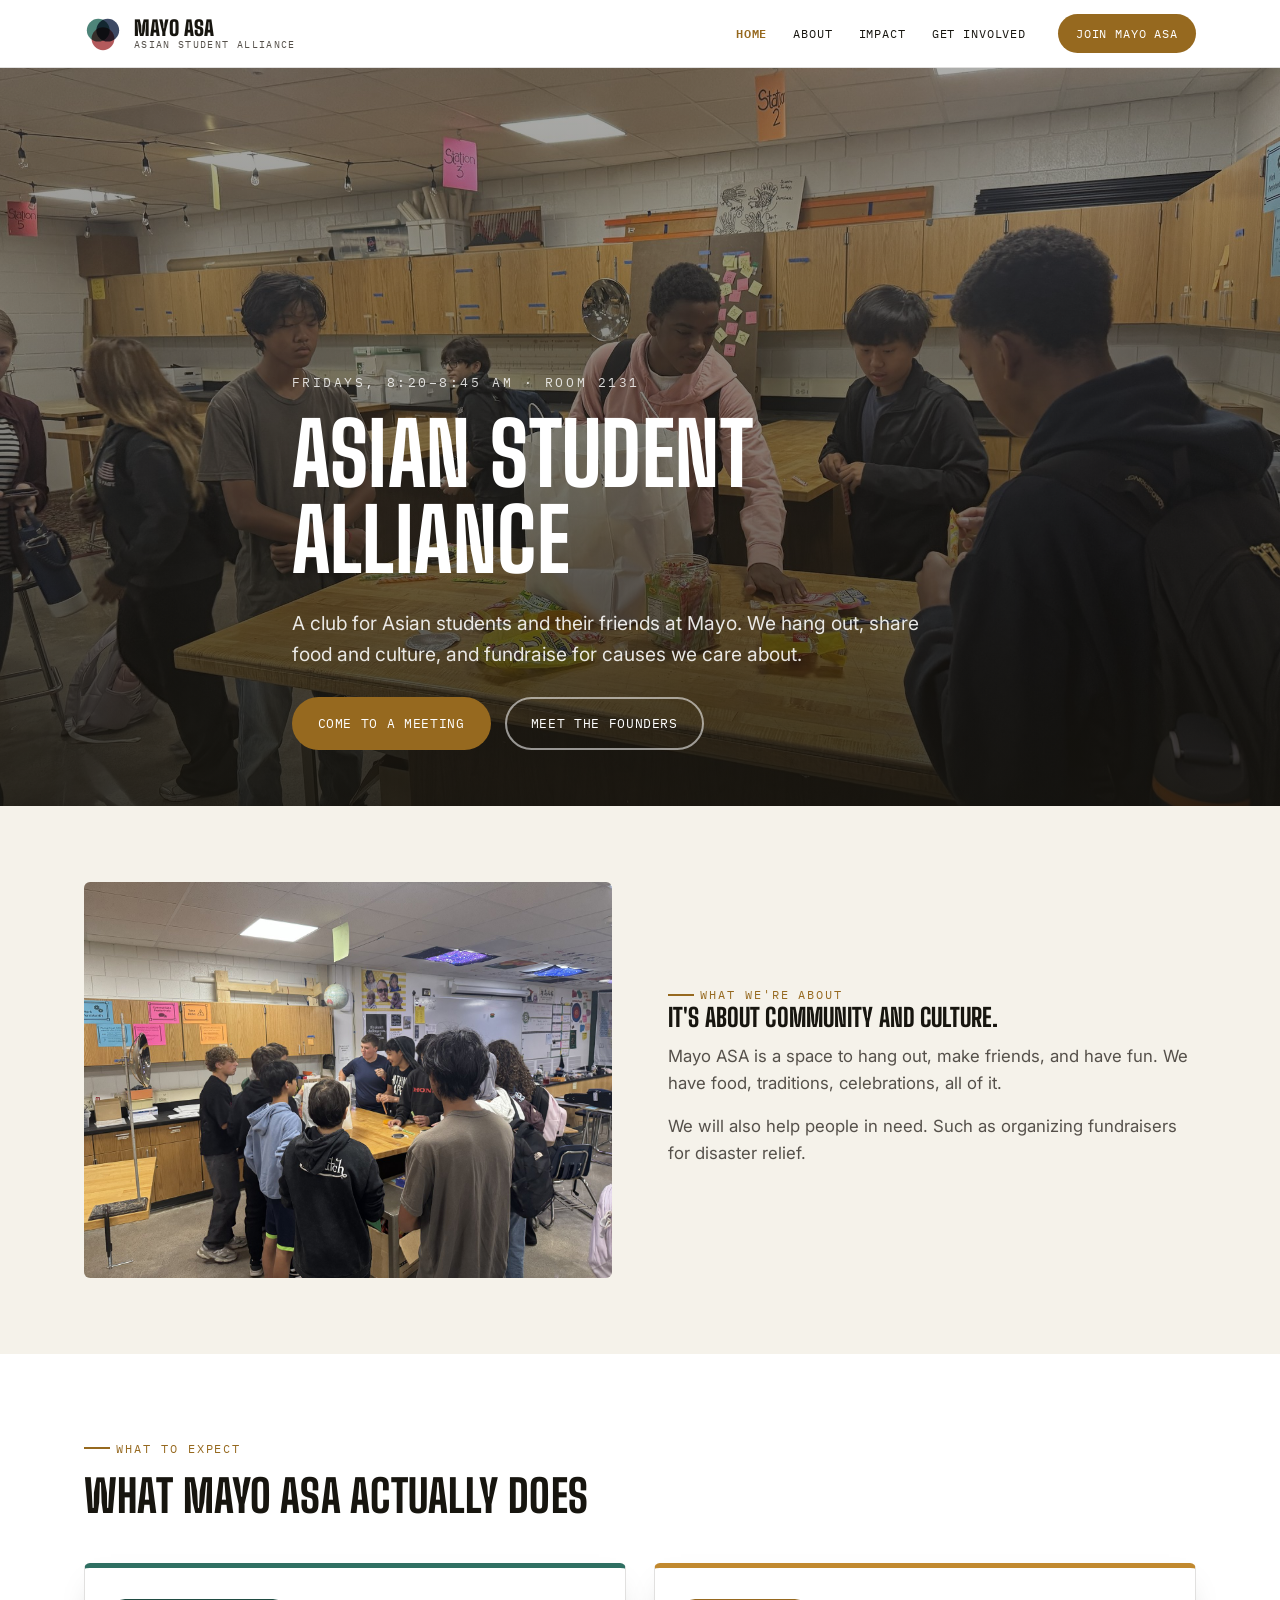
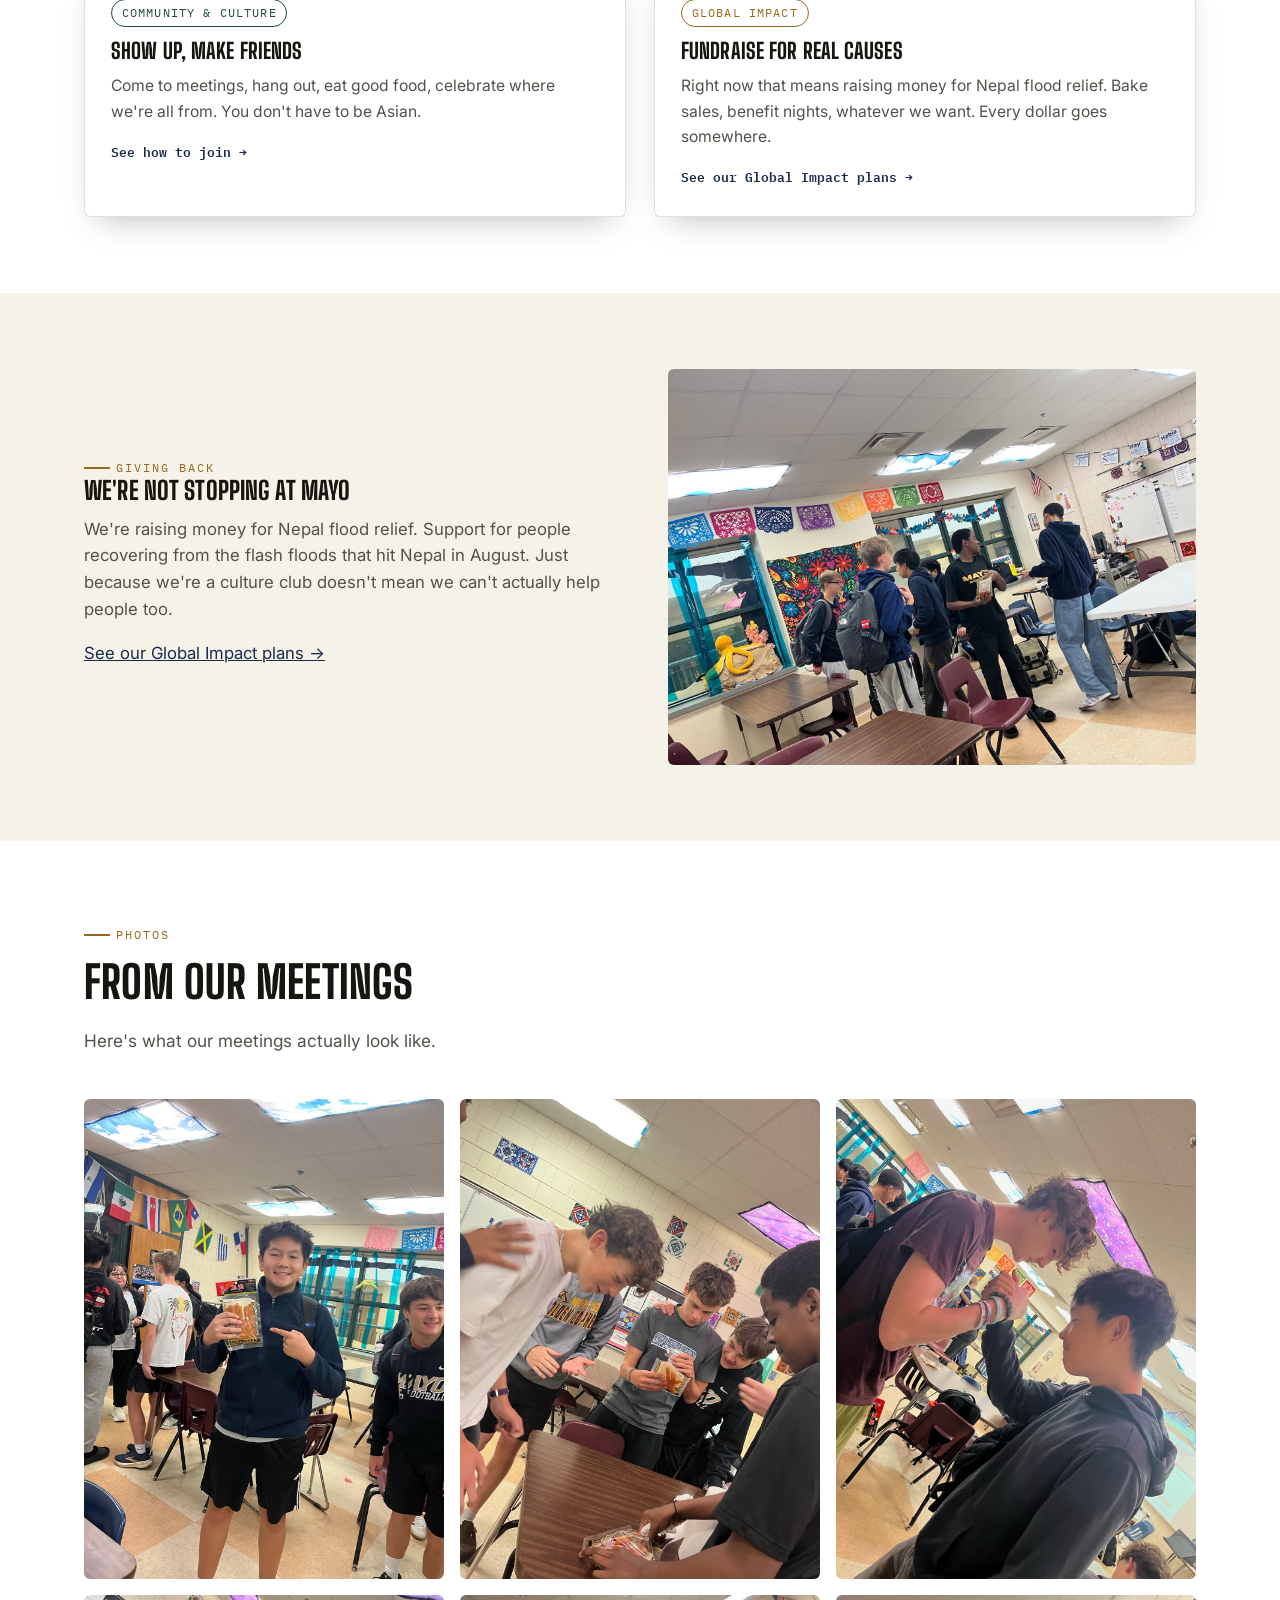
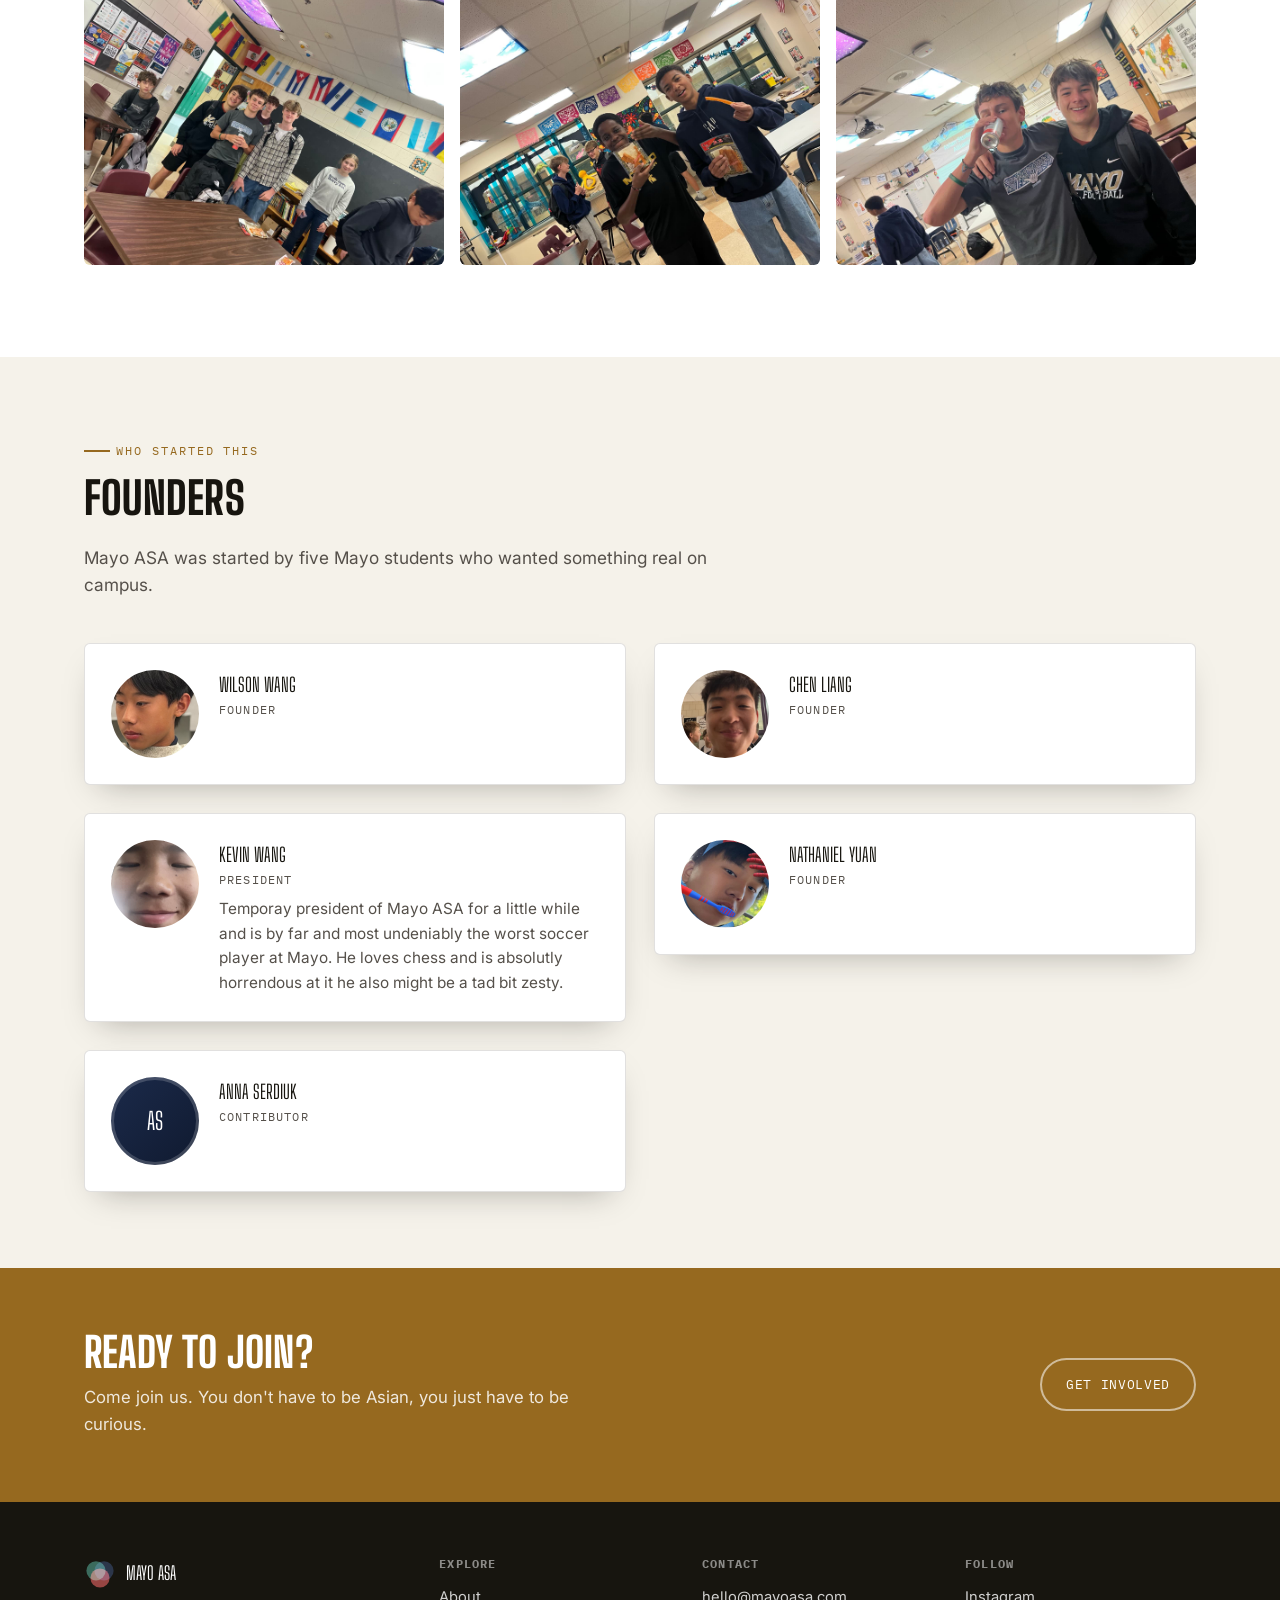
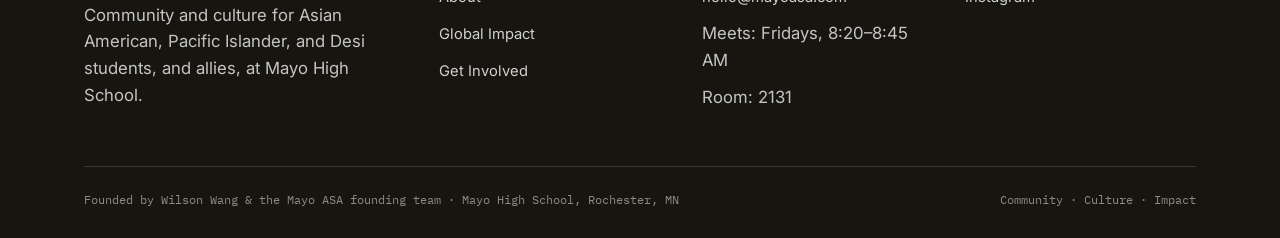
<file: index.html>
<!DOCTYPE html>
<html lang="en">
<head>
<meta charset="UTF-8">
<meta name="viewport" content="width=device-width, initial-scale=1.0">
<link rel="icon" href="/favicon.ico" sizes="48x48">
<link rel="icon" type="image/svg+xml" href="images/favicon.svg">
<link rel="icon" type="image/png" sizes="48x48" href="images/favicon-48x48.png">
<link rel="icon" type="image/png" sizes="96x96" href="images/favicon-96x96.png">
<link rel="icon" type="image/png" sizes="144x144" href="images/favicon-144x144.png">
<link rel="icon" type="image/png" sizes="32x32" href="images/favicon-32x32.png">
<link rel="icon" type="image/png" sizes="16x16" href="images/favicon-16x16.png">
<link rel="apple-touch-icon" sizes="180x180" href="images/apple-touch-icon.png">
<title>Mayo ASA — Asian Student Alliance at Mayo High School</title>
<meta name="description" content="Mayo ASA is the Asian Student Alliance at Mayo High School in Rochester, MN — a student-run club for Asian students and their friends. Culture, food, and giving back.">
<link rel="canonical" href="https://www.mayoasa.com/">
<meta property="og:type" content="website">
<meta property="og:title" content="Mayo ASA — Asian Student Alliance at Mayo High School">
<meta property="og:description" content="Mayo ASA is the Asian Student Alliance at Mayo High School in Rochester, MN — a student-run club for Asian students and their friends. Culture, food, and giving back.">
<meta property="og:url" content="https://www.mayoasa.com/">
<meta property="og:image" content="https://www.mayoasa.com/images/hero-index.jpg">
<meta name="twitter:card" content="summary_large_image">
<script type="application/ld+json">
{
  "@context": "https://schema.org",
  "@graph": [
    {
      "@type": "WebSite",
      "name": "Mayo ASA",
      "alternateName": ["Mayo Asian Student Alliance", "Asian Student Alliance at Mayo High School"],
      "url": "https://www.mayoasa.com/"
    },
    {
      "@type": "Organization",
      "name": "Mayo Asian Student Alliance",
      "alternateName": ["Mayo ASA", "ASA"],
      "url": "https://www.mayoasa.com/",
      "logo": "https://www.mayoasa.com/images/favicon-144x144.png",
      "email": "hello@mayoasa.com",
      "sameAs": ["https://www.instagram.com/asianstudentalliance00/"],
      "location": {
        "@type": "HighSchool",
        "name": "Mayo High School",
        "address": {
          "@type": "PostalAddress",
          "addressLocality": "Rochester",
          "addressRegion": "MN",
          "addressCountry": "US"
        }
      }
    }
  ]
}
</script>
<link rel="preconnect" href="https://fonts.googleapis.com">
<link rel="preconnect" href="https://fonts.gstatic.com" crossorigin>
<link href="https://fonts.googleapis.com/css2?family=Big+Shoulders+Display:wght@600;700;800;900&family=Inter:wght@400;500;600;700&family=IBM+Plex+Mono:wght@400;500;600&display=swap" rel="stylesheet">
<link rel="stylesheet" href="style.css">
</head>
<body>
<noscript><style>.reveal{opacity:1!important;transform:none!important}</style></noscript>

<header class="masthead">
  <div class="masthead-bar">
    <a class="brand" href="index.html">
      <svg class="brand-mark" viewBox="0 0 40 40" aria-hidden="true">
        <circle cx="15" cy="16" r="12" class="circle-jade" fill="#2f6f62" fill-opacity="0.85" style="mix-blend-mode:multiply"/>
        <circle cx="25" cy="16" r="12" class="circle-navy" fill="#1b2a4a" fill-opacity="0.85" style="mix-blend-mode:multiply"/>
        <circle cx="20" cy="25" r="12" class="circle-brick" fill="#a63d40" fill-opacity="0.85" style="mix-blend-mode:multiply"/>
      </svg>
      <span class="brand-text">
        <span class="brand-name">Mayo ASA</span>
        <span class="brand-sub">Asian Student Alliance</span>
      </span>
    </a>
    <div class="nav-row">
      <nav class="site-nav" aria-label="Primary">
        <ul>
          <li><a href="index.html" aria-current="page">Home</a></li>
          <li><a href="about.html">About</a></li>
          <li><a href="impact.html">Impact</a></li>
          <li><a href="get-involved.html">Get Involved</a></li>
        </ul>
      </nav>
      <a class="btn-cta" href="get-involved.html">Join Mayo ASA</a>
      <button class="nav-toggle" aria-label="Toggle navigation" aria-expanded="false">
        <span></span>
      </button>
    </div>
  </div>
</header>

<main>

  <section class="hero">
    <div class="photo-frame hero-photo">
      <img src="images/hero-index.jpg" alt="Students at a Mayo ASA meeting">
    </div>
    <div class="wrap">
      <p class="hero-kicker">Fridays, 8:20–8:45 AM · Room 2131</p>
      <h1>Asian Student Alliance</h1>
      <p class="hero-lede">A club for Asian students and their friends at Mayo. We hang out, share food and culture, and fundraise for causes we care about.</p>
      <div class="hero-actions">
        <a class="btn btn-primary" href="get-involved.html">Come to a meeting</a>
        <a class="btn btn-ghost" href="#founders">Meet the founders</a>
      </div>
    </div>
  </section>

  <section class="section section--paper reveal">
    <div class="wrap">
      <div class="feature">
      <div class="feature-media">
        <div class="photo-frame" style="aspect-ratio:4/3;">
          <img src="images/feature-community.jpg" loading="lazy" alt="Students socializing at a community event">
        </div>
      </div>
      <div class="feature-body">
        <span class="kicker">What we're about</span>
        <h2>It's about community and culture.</h2>
        <p>Mayo ASA is a space to hang out, make friends, and have fun. We have food, traditions, celebrations, all of it.</p>
        <p>We will also help people in need. Such as organizing fundraisers for disaster relief.</p>
      </div>
      </div>
    </div>
  </section>

  <section class="section reveal">
    <div class="wrap">
      <div class="section-head">
        <span class="kicker">What to expect</span>
        <h2>What Mayo ASA actually does</h2>
      </div>
      <div class="card-grid">
        <article class="pillar-card pillar-card--community">
          <span class="tag tag--community">Community &amp; Culture</span>
          <h3>Show up, make friends</h3>
          <p>Come to meetings, hang out, eat good food, celebrate where we're all from. You don't have to be Asian.</p>
          <a href="get-involved.html">See how to join →</a>
        </article>
        <article class="pillar-card pillar-card--global">
          <span class="tag tag--global">Global Impact</span>
          <h3>Fundraise for real causes</h3>
          <p>Right now that means raising money for Nepal flood relief. Bake sales, benefit nights, whatever we want. Every dollar goes somewhere.</p>
          <a href="impact.html">See our Global Impact plans →</a>
        </article>
      </div>
    </div>
  </section>

  <section class="section section--paper reveal">
    <div class="wrap">
      <div class="feature feature--reverse">
      <div class="feature-media">
        <div class="photo-frame" style="aspect-ratio:4/3;">
          <img src="images/meeting-hangout.jpg" loading="lazy" alt="Students hanging out at a Mayo ASA meeting">
        </div>
      </div>
      <div class="feature-body">
        <span class="kicker">Giving back</span>
        <h2>We're not stopping at Mayo</h2>
        <p>We're raising money for Nepal flood relief. Support for people recovering from the flash floods that hit Nepal in August. Just because we're a culture club doesn't mean we can't actually help people too.</p>
        <p><a href="impact.html">See our Global Impact plans →</a></p>
      </div>
      </div>
    </div>
  </section>

  <section class="section reveal">
    <div class="wrap">
      <div class="section-head">
        <span class="kicker">Photos</span>
        <h2>From our meetings</h2>
        <p>Here's what our meetings actually look like.</p>
      </div>
      <div class="gallery">
        <figure><img src="images/meeting-snack-pointing.jpg" width="1200" height="1600" loading="lazy" alt="A student smiling and pointing at a bag of spicy snacks"></figure>
        <figure><img src="images/meeting-group.jpg" width="1600" height="1200" loading="lazy" alt="A group of students posing together at a Mayo ASA meeting"></figure>
        <figure><img src="images/meeting-snack-table.jpg" width="1200" height="1600" loading="lazy" alt="Students crowding around a table to try a snack"></figure>
        <figure><img src="images/meeting-snack-duo.jpg" width="1600" height="1200" loading="lazy" alt="Two students holding up bags of spicy snacks"></figure>
        <figure><img src="images/meeting-handshake.jpg" width="1200" height="1600" loading="lazy" alt="Two students clasping hands at a meeting"></figure>
        <figure><img src="images/meeting-friends.jpg" width="1600" height="1200" loading="lazy" alt="Two friends posing together at a meeting"></figure>
      </div>
    </div>
  </section>

  <section class="section section--paper reveal" id="founders">
    <div class="wrap">
      <div class="section-head">
        <span class="kicker">Who started this</span>
        <h2>Founders</h2>
        <p>Mayo ASA was started by five Mayo students who wanted something real on campus.</p>
      </div>
      <div class="founders-grid">
        <div class="founder-card">
          <div class="avatar-frame">
            <img src="images/founder-wilson.jpg" loading="lazy" alt="Wilson Wang">
          </div>
          <div>
            <span class="founder-name">Wilson Wang</span>
            <span class="founder-role">Founder</span>
            <p> </p>
          </div>
        </div>
        <div class="founder-card">
          <div class="avatar-frame">
            <img src="images/founder-chen.jpg" loading="lazy" alt="Chen Liang">
          </div>
          <div>
            <span class="founder-name">Chen Liang</span>
            <span class="founder-role">Founder</span>
          </div>
        </div>
        <div class="founder-card">
          <div class="avatar-frame">
            <img src="images/founder-kevin.jpg" loading="lazy" alt="Kevin Wang">
          </div>
          <div>
            <span class="founder-name">Kevin Wang</span>
            <span class="founder-role">President</span>
            <p>Temporay president of Mayo ASA for a little while and is by far and most undeniably the worst soccer player at Mayo. He loves chess and is absolutly horrendous at it he also might be a tad bit zesty.</p>
          </div>
        </div>
        <div class="founder-card">
          <div class="avatar-frame">
            <img src="images/founder-nathaniel.jpg" loading="lazy" alt="Nathaniel Yuan">
          </div>
          <div>
            <span class="founder-name">Nathaniel Yuan</span>
            <span class="founder-role">Founder</span>
          </div>
        </div>
        <div class="founder-card">
          <span class="avatar-slot" style="--slot-a:#1b2a4a; --slot-b:#101a30;" aria-hidden="true">AS</span>
          <div>
            <span class="founder-name">Anna Serdiuk</span>
            <span class="founder-role">Contributor</span>
          </div>
        </div>
      </div>
    </div>
  </section>

  <section class="cta-band reveal">
    <div class="wrap">
      <div class="cta-band-inner">
      <div>
        <h2>Ready to join?</h2>
        <p>Come join us. You don't have to be Asian, you just have to be curious.</p>
      </div>
      <div class="hero-actions" style="margin-top:0;">
        <a class="btn btn-ghost" href="get-involved.html">Get involved</a>
      </div>
      </div>
    </div>
  </section>

</main>

<footer class="site-footer">
  <div class="wrap">
    <div class="footer-top">
      <div>
        <div class="footer-brand-mark">
          <svg class="brand-mark" viewBox="0 0 40 40" aria-hidden="true">
            <circle cx="15" cy="16" r="12" fill="#2f6f62" fill-opacity="0.85" style="mix-blend-mode:screen"/>
            <circle cx="25" cy="16" r="12" fill="#1b2a4a" fill-opacity="0.85" style="mix-blend-mode:screen"/>
            <circle cx="20" cy="25" r="12" fill="#a63d40" fill-opacity="0.85" style="mix-blend-mode:screen"/>
          </svg>
          <span class="footer-brand">Mayo ASA</span>
        </div>
        <p>Community and culture for Asian American, Pacific Islander, and Desi students, and allies, at Mayo High School.</p>
      </div>
      <div class="footer-col">
        <h4>Explore</h4>
        <ul>
          <li><a href="about.html">About</a></li>
          <li><a href="impact.html">Global Impact</a></li>
          <li><a href="get-involved.html">Get Involved</a></li>
        </ul>
      </div>
      <div class="footer-col">
        <h4>Contact</h4>
        <ul>
          <li><a href="mailto:hello@mayoasa.com">hello@mayoasa.com</a></li>
          <li>Meets: Fridays, 8:20–8:45 AM</li>
          <li>Room: 2131</li>
        </ul>
      </div>
      <div class="footer-col">
        <h4>Follow</h4>
        <ul>
          <li><a href="https://www.instagram.com/asianstudentalliance00/" target="_blank" rel="noopener">Instagram</a></li>
        </ul>
      </div>
    </div>
    <div class="footer-bottom">
      <span>Founded by Wilson Wang &amp; the Mayo ASA founding team · Mayo High School, Rochester, MN</span>
      <span>Community · Culture · Impact</span>
    </div>
  </div>
</footer>

<script src="script.js"></script>
</body>
</html>
</file>
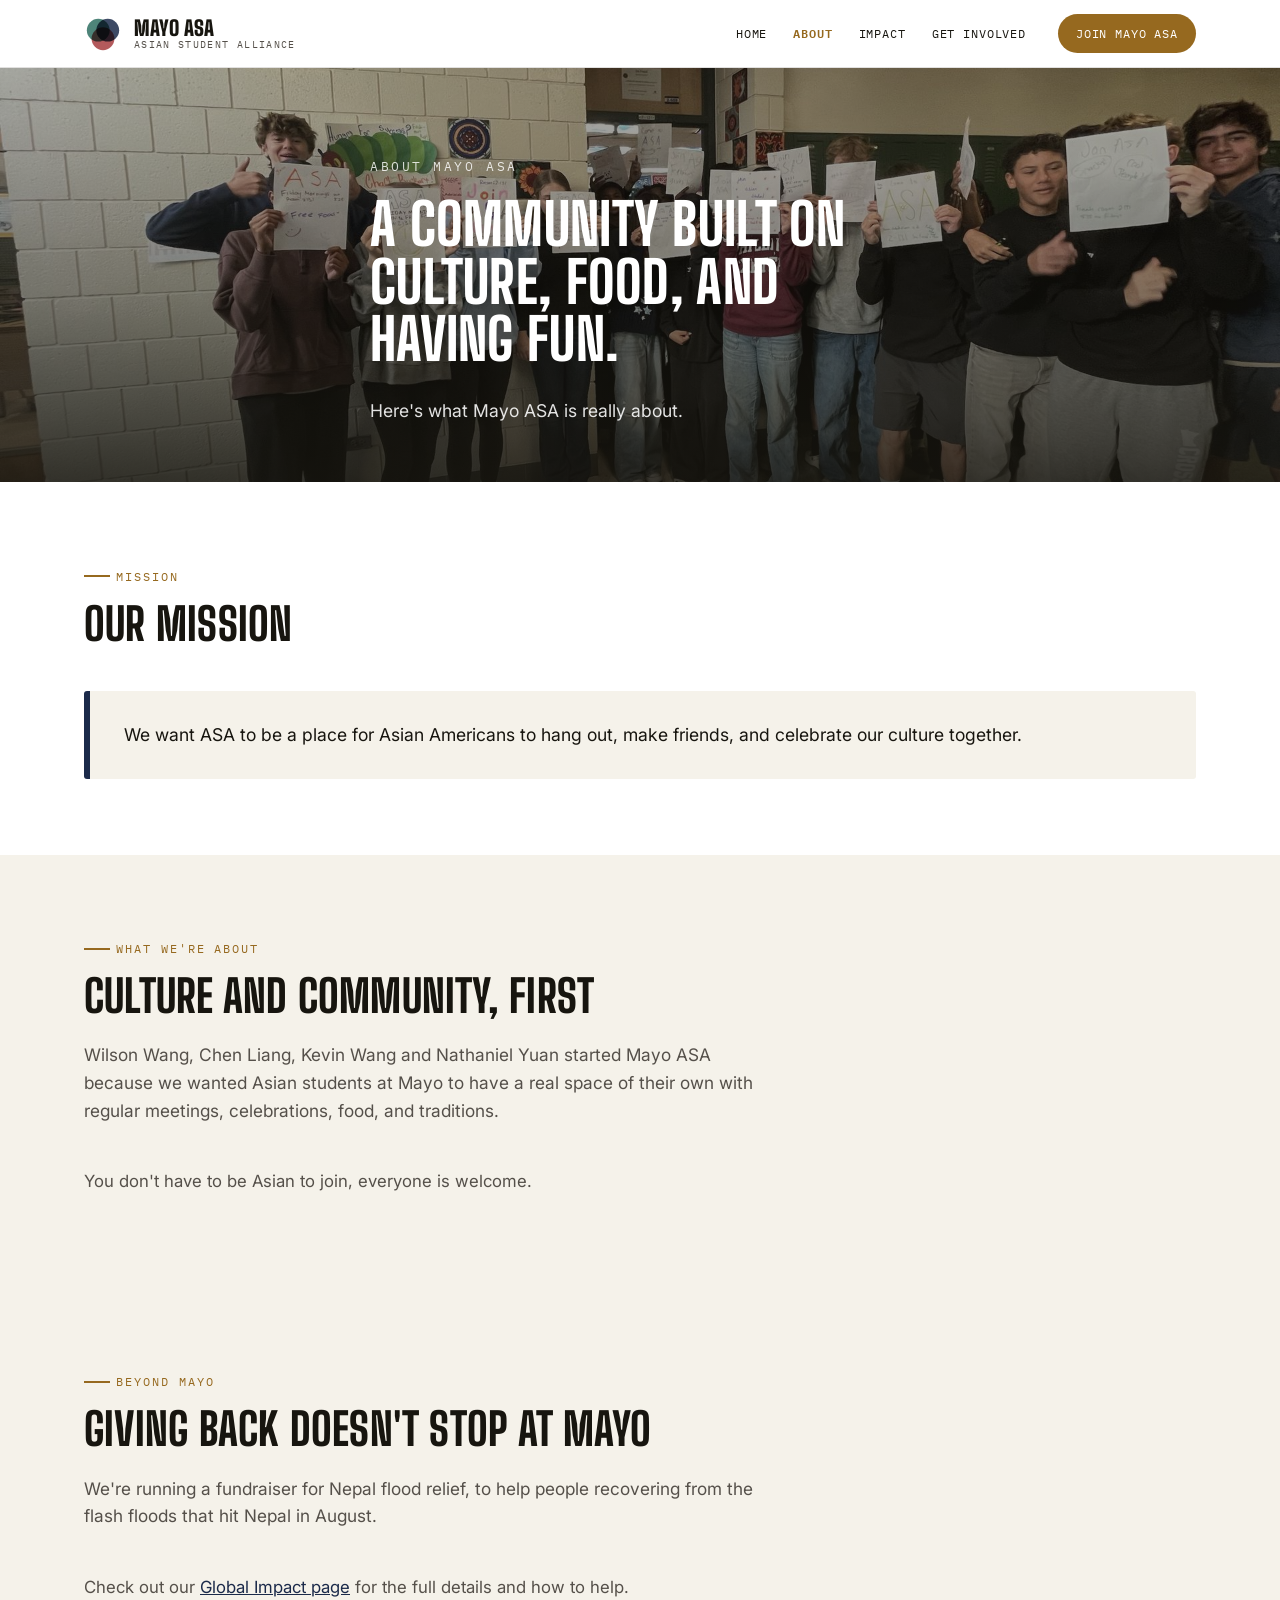
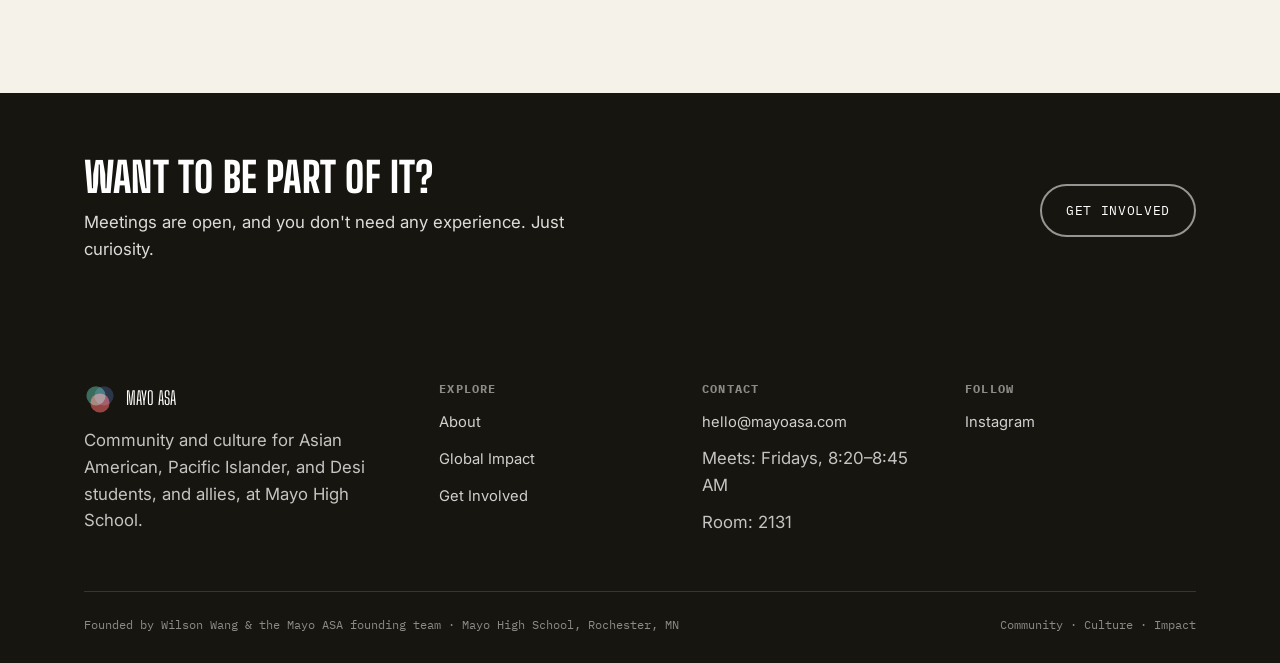
<file: about.html>
<!DOCTYPE html>
<html lang="en">
<head>
<meta charset="UTF-8">
<meta name="viewport" content="width=device-width, initial-scale=1.0">
<link rel="icon" href="/favicon.ico" sizes="48x48">
<link rel="icon" type="image/svg+xml" href="images/favicon.svg">
<link rel="icon" type="image/png" sizes="48x48" href="images/favicon-48x48.png">
<link rel="icon" type="image/png" sizes="96x96" href="images/favicon-96x96.png">
<link rel="icon" type="image/png" sizes="144x144" href="images/favicon-144x144.png">
<link rel="icon" type="image/png" sizes="32x32" href="images/favicon-32x32.png">
<link rel="icon" type="image/png" sizes="16x16" href="images/favicon-16x16.png">
<link rel="apple-touch-icon" sizes="180x180" href="images/apple-touch-icon.png">
<title>About — Mayo ASA</title>
<meta name="description" content="Mayo ASA's story and mission — a community built on culture, connection, and giving back at Mayo High School.">
<link rel="canonical" href="https://www.mayoasa.com/about.html">
<meta property="og:type" content="website">
<meta property="og:title" content="About — Mayo ASA">
<meta property="og:description" content="Mayo ASA's story and mission — a community built on culture, connection, and giving back at Mayo High School.">
<meta property="og:url" content="https://www.mayoasa.com/about.html">
<meta property="og:image" content="https://www.mayoasa.com/images/hero-about.jpg">
<meta name="twitter:card" content="summary_large_image">
<link rel="preconnect" href="https://fonts.googleapis.com">
<link rel="preconnect" href="https://fonts.gstatic.com" crossorigin>
<link href="https://fonts.googleapis.com/css2?family=Big+Shoulders+Display:wght@600;700;800;900&family=Inter:wght@400;500;600;700&family=IBM+Plex+Mono:wght@400;500;600&display=swap" rel="stylesheet">
<link rel="stylesheet" href="style.css">
</head>
<body>
<noscript><style>.reveal{opacity:1!important;transform:none!important}</style></noscript>

<header class="masthead">
  <div class="masthead-bar">
    <a class="brand" href="index.html">
      <svg class="brand-mark" viewBox="0 0 40 40" aria-hidden="true">
        <circle cx="15" cy="16" r="12" fill="#2f6f62" fill-opacity="0.85" style="mix-blend-mode:multiply"/>
        <circle cx="25" cy="16" r="12" fill="#1b2a4a" fill-opacity="0.85" style="mix-blend-mode:multiply"/>
        <circle cx="20" cy="25" r="12" fill="#a63d40" fill-opacity="0.85" style="mix-blend-mode:multiply"/>
      </svg>
      <span class="brand-text">
        <span class="brand-name">Mayo ASA</span>
        <span class="brand-sub">Asian Student Alliance</span>
      </span>
    </a>
    <div class="nav-row">
      <nav class="site-nav" aria-label="Primary">
        <ul>
          <li><a href="index.html">Home</a></li>
          <li><a href="about.html" aria-current="page">About</a></li>
          <li><a href="impact.html">Impact</a></li>
          <li><a href="get-involved.html">Get Involved</a></li>
        </ul>
      </nav>
      <a class="btn-cta" href="get-involved.html">Join Mayo ASA</a>
      <button class="nav-toggle" aria-label="Toggle navigation" aria-expanded="false">
        <span></span>
      </button>
    </div>
  </div>
</header>

<main>

  <section class="page-hero">
    <div class="photo-frame hero-photo">
      <img src="images/hero-about.jpg" alt="Mayo ASA members holding up hand-drawn ASA posters in a school hallway">
    </div>
    <div class="wrap">
      <p class="hero-kicker">About Mayo ASA</p>
      <h1>A community built on culture, food, and having fun.</h1>
      <p class="hero-lede">Here's what Mayo ASA is really about.</p>
    </div>
  </section>

  <section class="section reveal">
    <div class="wrap">
      <div class="section-head">
        <span class="kicker">Mission</span>
        <h2>Our mission</h2>
      </div>
      <div class="callout" style="border-color:var(--navy);">
        <p>We want ASA to be a place for Asian Americans to hang out, make friends, and celebrate our culture together.</p>
      </div>
    </div>
  </section>

  <section class="section section--paper reveal">
    <div class="wrap">
      <div class="section-head">
        <span class="kicker">What we're about</span>
        <h2>Culture and community, first</h2>
        <p>Wilson Wang, Chen Liang, Kevin Wang and Nathaniel Yuan started Mayo ASA because we wanted Asian students at Mayo to have a real space of their own with regular meetings, celebrations, food, and traditions.</p>
      </div>
      <p style="max-width:64ch; color:var(--ink-soft);">You don't have to be Asian to join, everyone is welcome.</p>
    </div>
  </section>

  <section class="section section--paper reveal">
    <div class="wrap">
      <div class="section-head">
        <span class="kicker">Beyond Mayo</span>
        <h2>Giving back doesn't stop at Mayo</h2>
        <p>We're running a fundraiser for Nepal flood relief, to help people recovering from the flash floods that hit Nepal in August.</p>
      </div>
      <p style="max-width:64ch; color:var(--ink-soft);">Check out our <a href="impact.html">Global Impact page</a> for the full details and how to help.</p>
    </div>
  </section>

  <section class="cta-band cta-band--ink reveal">
    <div class="wrap">
      <div class="cta-band-inner">
      <div>
        <h2>Want to be part of it?</h2>
        <p>Meetings are open, and you don't need any experience. Just curiosity.</p>
      </div>
      <div class="hero-actions" style="margin-top:0;">
        <a class="btn btn-ghost" href="get-involved.html">Get involved</a>
      </div>
      </div>
    </div>
  </section>

</main>

<footer class="site-footer">
  <div class="wrap">
    <div class="footer-top">
      <div>
        <div class="footer-brand-mark">
          <svg class="brand-mark" viewBox="0 0 40 40" aria-hidden="true">
            <circle cx="15" cy="16" r="12" fill="#2f6f62" fill-opacity="0.85" style="mix-blend-mode:screen"/>
            <circle cx="25" cy="16" r="12" fill="#1b2a4a" fill-opacity="0.85" style="mix-blend-mode:screen"/>
            <circle cx="20" cy="25" r="12" fill="#a63d40" fill-opacity="0.85" style="mix-blend-mode:screen"/>
          </svg>
          <span class="footer-brand">Mayo ASA</span>
        </div>
        <p>Community and culture for Asian American, Pacific Islander, and Desi students, and allies, at Mayo High School.</p>
      </div>
      <div class="footer-col">
        <h4>Explore</h4>
        <ul>
          <li><a href="about.html">About</a></li>
          <li><a href="impact.html">Global Impact</a></li>
          <li><a href="get-involved.html">Get Involved</a></li>
        </ul>
      </div>
      <div class="footer-col">
        <h4>Contact</h4>
        <ul>
          <li><a href="mailto:hello@mayoasa.com">hello@mayoasa.com</a></li>
          <li>Meets: Fridays, 8:20–8:45 AM</li>
          <li>Room: 2131</li>
        </ul>
      </div>
      <div class="footer-col">
        <h4>Follow</h4>
        <ul>
          <li><a href="https://www.instagram.com/asianstudentalliance00/" target="_blank" rel="noopener">Instagram</a></li>
        </ul>
      </div>
    </div>
    <div class="footer-bottom">
      <span>Founded by Wilson Wang &amp; the Mayo ASA founding team · Mayo High School, Rochester, MN</span>
      <span>Community · Culture · Impact</span>
    </div>
  </div>
</footer>

<script src="script.js"></script>
</body>
</html>
</file>
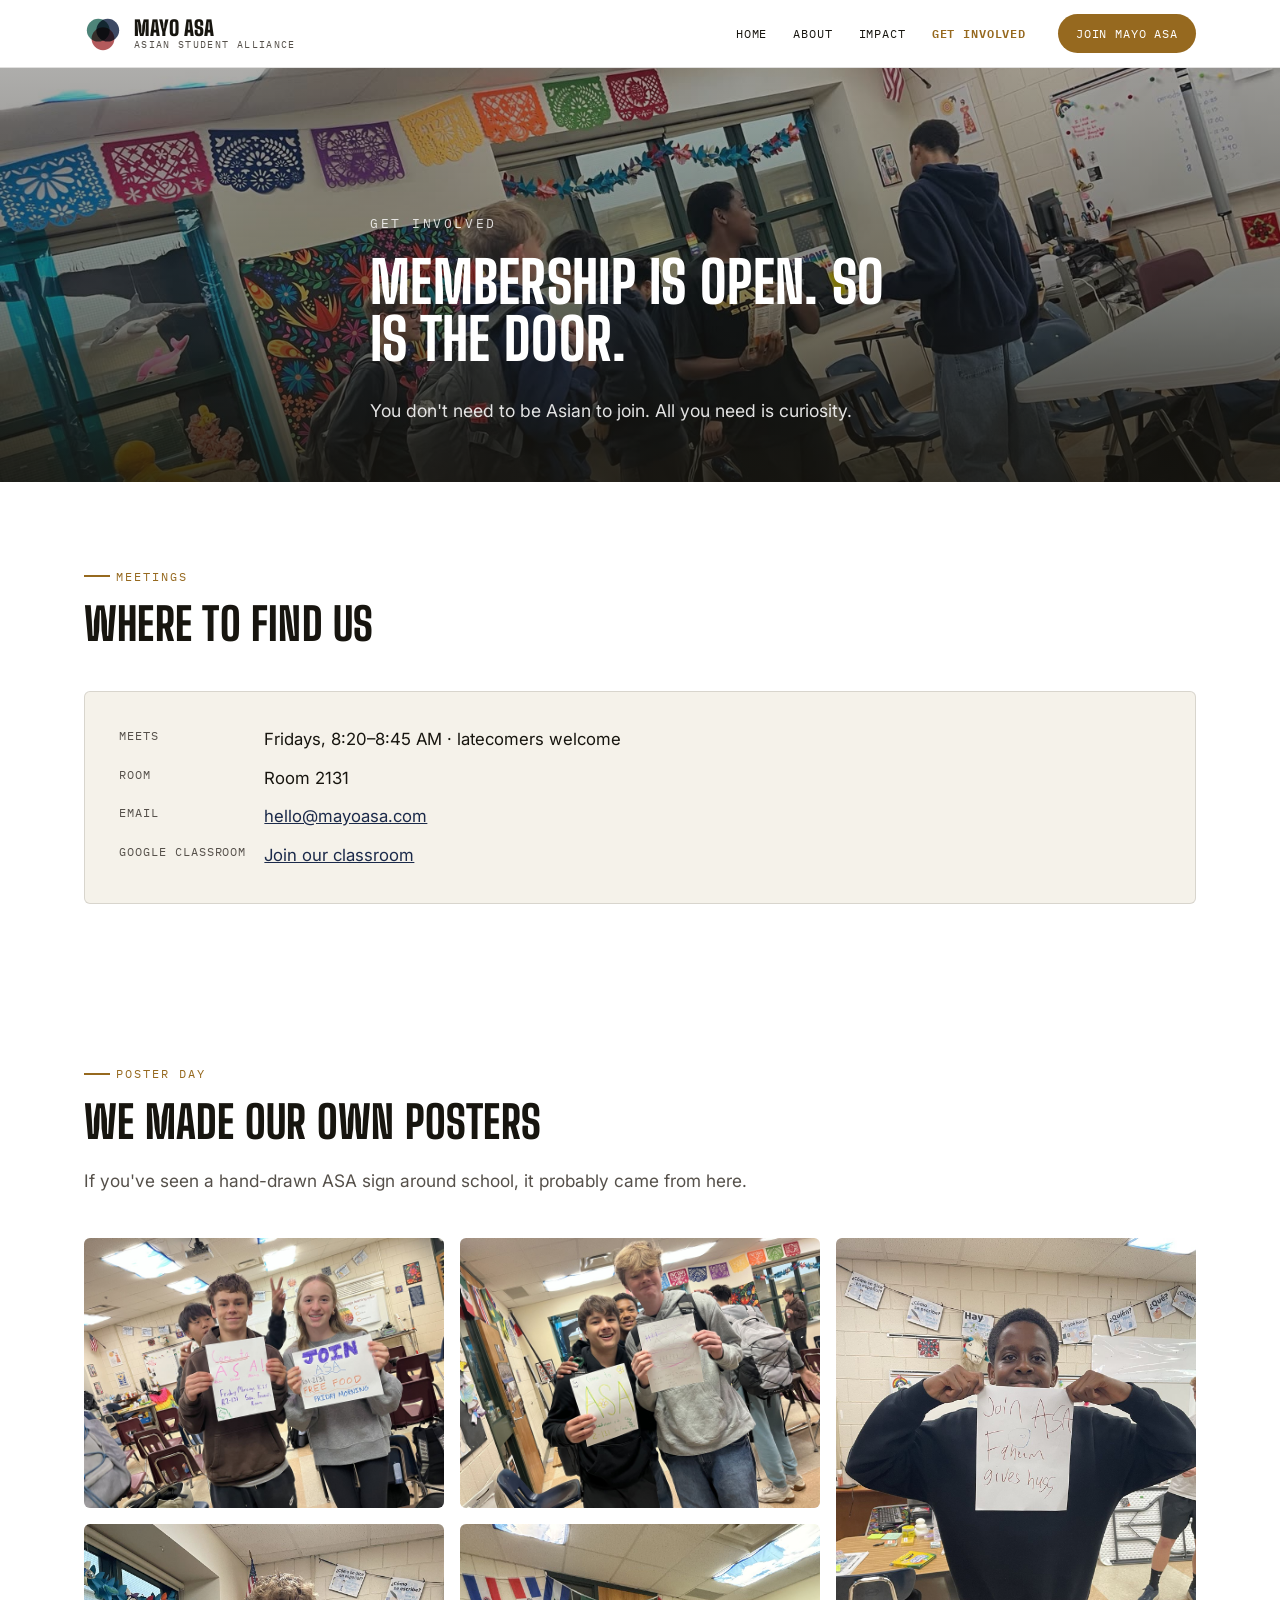
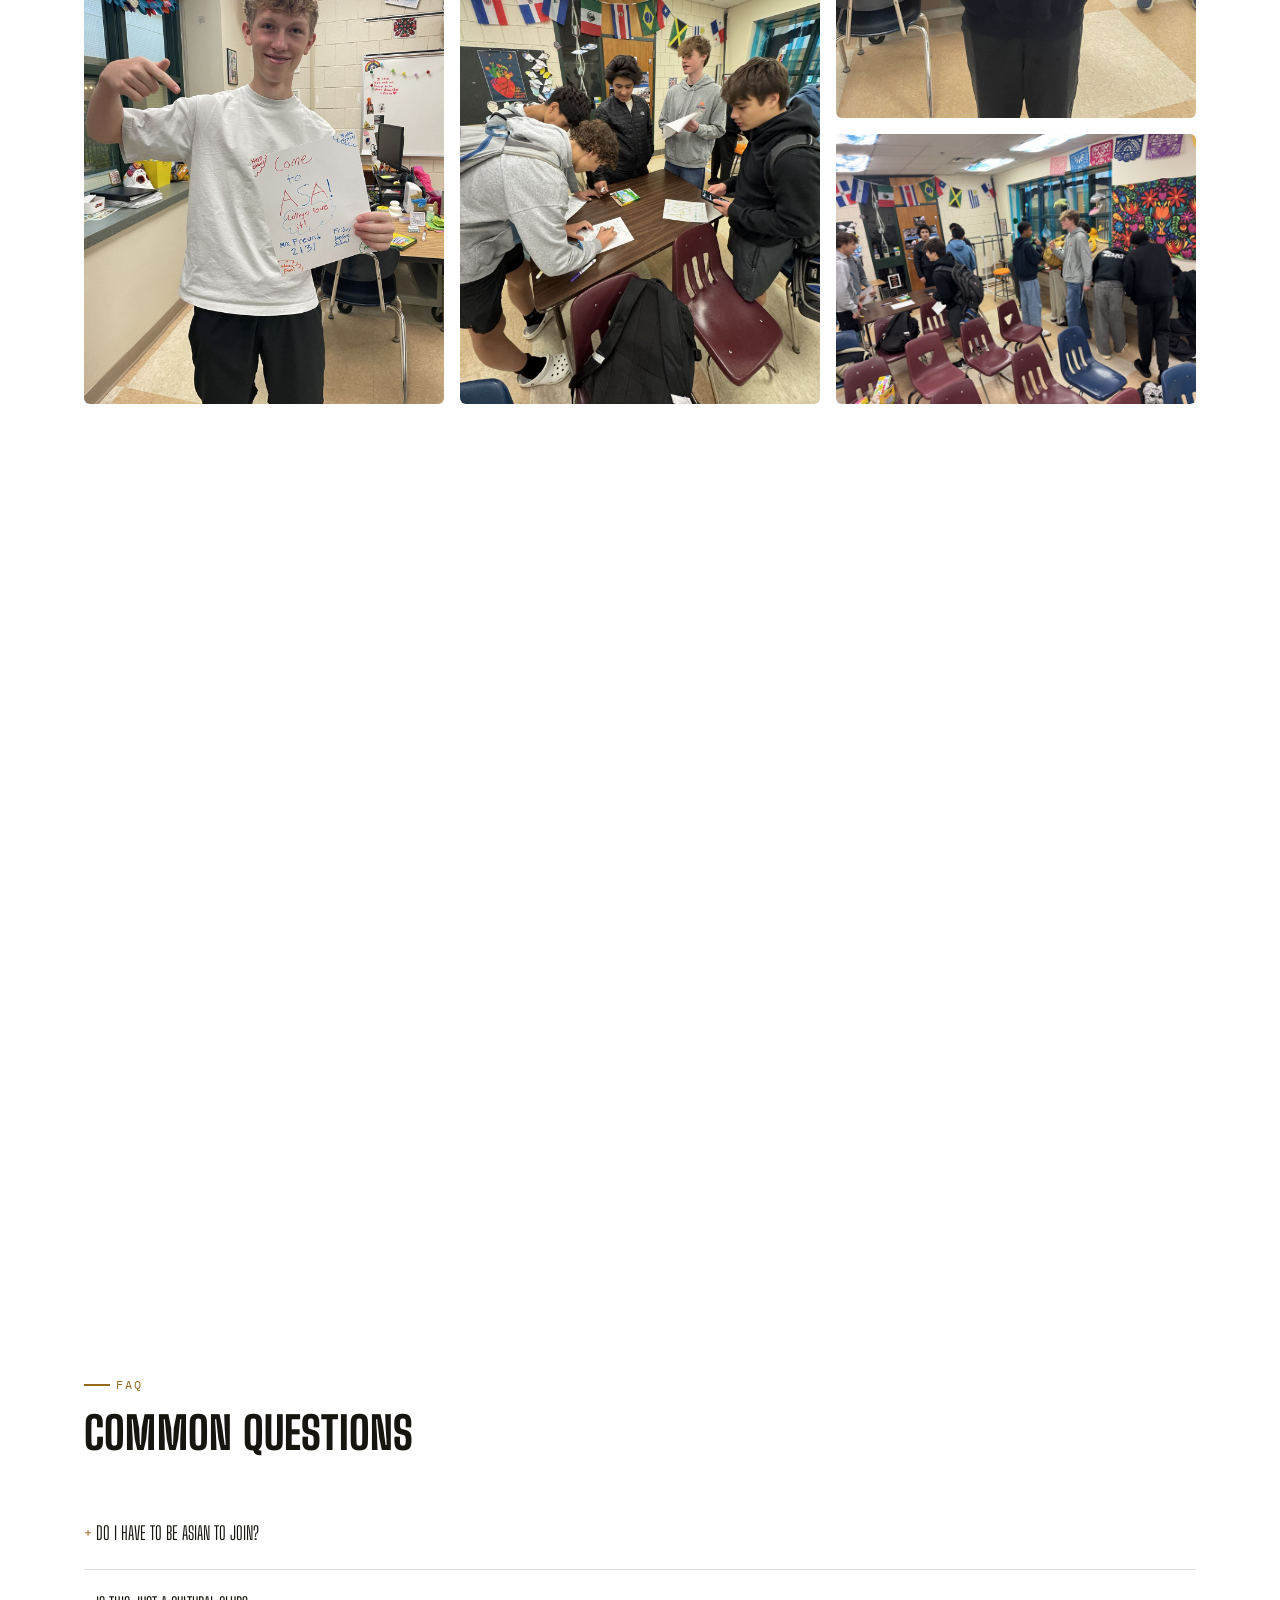
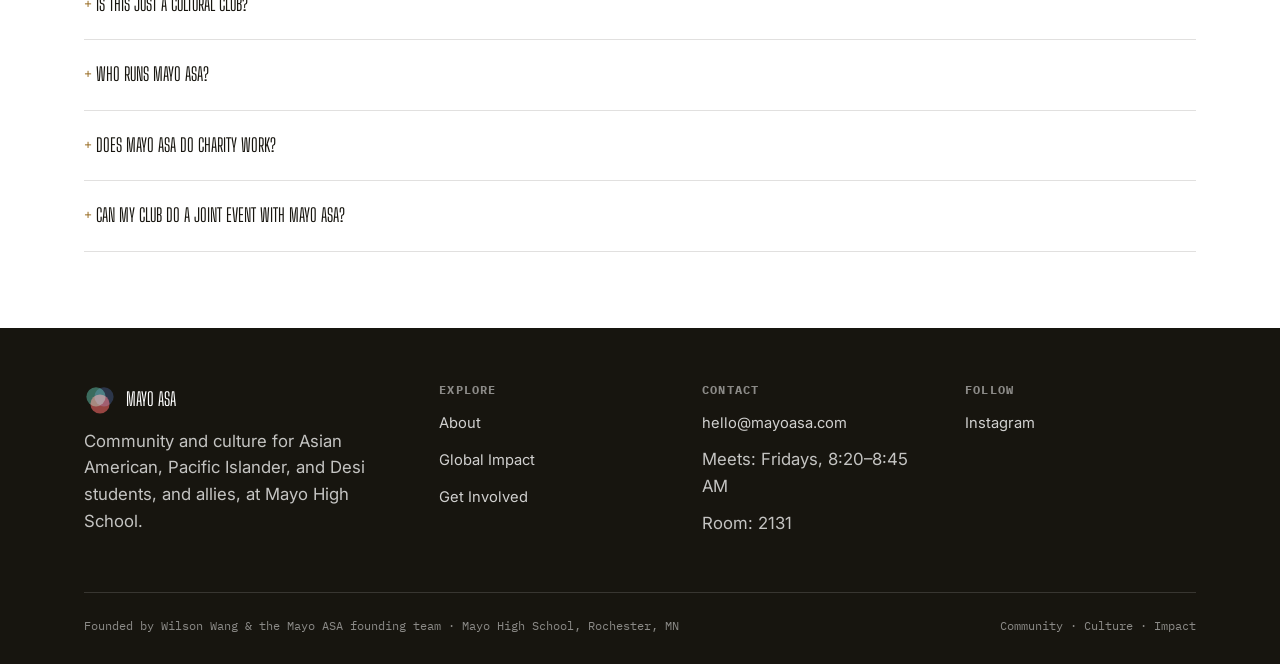
<file: get-involved.html>
<!DOCTYPE html>
<html lang="en">
<head>
<meta charset="UTF-8">
<meta name="viewport" content="width=device-width, initial-scale=1.0">
<link rel="icon" href="/favicon.ico" sizes="48x48">
<link rel="icon" type="image/svg+xml" href="images/favicon.svg">
<link rel="icon" type="image/png" sizes="48x48" href="images/favicon-48x48.png">
<link rel="icon" type="image/png" sizes="96x96" href="images/favicon-96x96.png">
<link rel="icon" type="image/png" sizes="144x144" href="images/favicon-144x144.png">
<link rel="icon" type="image/png" sizes="32x32" href="images/favicon-32x32.png">
<link rel="icon" type="image/png" sizes="16x16" href="images/favicon-16x16.png">
<link rel="apple-touch-icon" sizes="180x180" href="images/apple-touch-icon.png">
<title>Get Involved — Mayo ASA</title>
<meta name="description" content="How to join Mayo ASA — meetings, contact info, and frequently asked questions.">
<link rel="canonical" href="https://www.mayoasa.com/get-involved.html">
<meta property="og:type" content="website">
<meta property="og:title" content="Get Involved — Mayo ASA">
<meta property="og:description" content="How to join Mayo ASA — meetings, contact info, and frequently asked questions.">
<meta property="og:url" content="https://www.mayoasa.com/get-involved.html">
<meta property="og:image" content="https://www.mayoasa.com/images/hero-get-involved.jpg">
<meta name="twitter:card" content="summary_large_image">
<link rel="preconnect" href="https://fonts.googleapis.com">
<link rel="preconnect" href="https://fonts.gstatic.com" crossorigin>
<link href="https://fonts.googleapis.com/css2?family=Big+Shoulders+Display:wght@600;700;800;900&family=Inter:wght@400;500;600;700&family=IBM+Plex+Mono:wght@400;500;600&display=swap" rel="stylesheet">
<link rel="stylesheet" href="style.css">
</head>
<body>
<noscript><style>.reveal{opacity:1!important;transform:none!important}</style></noscript>

<header class="masthead">
  <div class="masthead-bar">
    <a class="brand" href="index.html">
      <svg class="brand-mark" viewBox="0 0 40 40" aria-hidden="true">
        <circle cx="15" cy="16" r="12" fill="#2f6f62" fill-opacity="0.85" style="mix-blend-mode:multiply"/>
        <circle cx="25" cy="16" r="12" fill="#1b2a4a" fill-opacity="0.85" style="mix-blend-mode:multiply"/>
        <circle cx="20" cy="25" r="12" fill="#a63d40" fill-opacity="0.85" style="mix-blend-mode:multiply"/>
      </svg>
      <span class="brand-text">
        <span class="brand-name">Mayo ASA</span>
        <span class="brand-sub">Asian Student Alliance</span>
      </span>
    </a>
    <div class="nav-row">
      <nav class="site-nav" aria-label="Primary">
        <ul>
          <li><a href="index.html">Home</a></li>
          <li><a href="about.html">About</a></li>
          <li><a href="impact.html">Impact</a></li>
          <li><a href="get-involved.html" aria-current="page">Get Involved</a></li>
        </ul>
      </nav>
      <a class="btn-cta" href="get-involved.html">Join Mayo ASA</a>
      <button class="nav-toggle" aria-label="Toggle navigation" aria-expanded="false">
        <span></span>
      </button>
    </div>
  </div>
</header>

<main>

  <section class="page-hero">
    <div class="photo-frame hero-photo">
      <img src="images/hero-get-involved.jpg" alt="Students hanging out at a Mayo ASA meeting">
    </div>
    <div class="wrap">
      <p class="hero-kicker">Get Involved</p>
      <h1>Membership is open. So is the door.</h1>
      <p class="hero-lede">You don't need to be Asian to join. All you need is curiosity.</p>
    </div>
  </section>

  <section class="section reveal">
    <div class="wrap">
      <div class="section-head">
        <span class="kicker">Meetings</span>
        <h2>Where to find us</h2>
      </div>
      <div class="contact-card">
        <dl>
          <dt>Meets</dt>
          <dd>Fridays, 8:20–8:45 AM &middot; latecomers welcome</dd>
          <dt>Room</dt>
          <dd>Room 2131</dd>
          <dt>Email</dt>
          <dd><a href="mailto:hello@mayoasa.com">hello@mayoasa.com</a></dd>
          <dt>Google Classroom</dt>
          <dd><a href="https://classroom.google.com/c/ODcyNjUzNDMzODA2?cjc=7yhxbhob" target="_blank" rel="noopener noreferrer">Join our classroom</a></dd>
        </dl>
      </div>
    </div>
  </section>

  <section class="section reveal">
    <div class="wrap">
      <div class="section-head">
        <span class="kicker">Poster day</span>
        <h2>We made our own posters</h2>
        <p>If you've seen a hand-drawn ASA sign around school, it probably came from here.</p>
      </div>
      <div class="gallery">
        <figure><img src="images/poster-duo.jpg" width="1600" height="1200" loading="lazy" alt="Two students holding up hand-drawn &quot;Come to ASA&quot; and &quot;Join ASA&quot; posters"></figure>
        <figure><img src="images/poster-pointing.jpg" width="1200" height="1600" loading="lazy" alt="A student pointing at his &quot;Come to ASA! Colleges love it!&quot; poster"></figure>
        <figure><img src="images/poster-friends.jpg" width="1600" height="1200" loading="lazy" alt="Three friends holding up hand-drawn ASA posters"></figure>
        <figure><img src="images/poster-drawing.jpg" width="1200" height="1600" loading="lazy" alt="Students gathered around a table drawing ASA posters with markers"></figure>
        <figure><img src="images/poster-hugs.jpg" width="1200" height="1600" loading="lazy" alt="A student holding a &quot;Join ASA&quot; poster"></figure>
        <figure><img src="images/poster-room.jpg" width="1600" height="1200" loading="lazy" alt="Students making posters around the classroom"></figure>
      </div>
    </div>
  </section>

  <section class="section section--paper reveal" id="signup">
    <div class="wrap">
      <div class="section-head">
        <span class="kicker">Sign up</span>
        <h2>Try it out. Tell us you're interested.</h2>
        <p>No commitment required. We'll follow up as soon as we can.</p>
      </div>
      <form class="signup-form" id="signup-form" novalidate>
        <div class="form-row form-row-split">
          <div>
            <label class="form-label" for="su-first-name">First name</label>
            <input class="form-input" type="text" id="su-first-name" name="firstName" autocomplete="given-name" required>
          </div>
          <div>
            <label class="form-label" for="su-last-name">Last name</label>
            <input class="form-input" type="text" id="su-last-name" name="lastName" autocomplete="family-name" required>
          </div>
        </div>
        <div class="form-row form-row-split">
          <div>
            <label class="form-label" for="su-grade">Grade</label>
            <select class="form-select" id="su-grade" name="grade" required>
              <option value="" disabled selected>Select one</option>
              <option value="9">9th</option>
              <option value="10">10th</option>
              <option value="11">11th</option>
              <option value="12">12th</option>
            </select>
          </div>
          <div>
            <label class="form-label" for="su-studentid">Student ID</label>
            <input class="form-input" type="text" id="su-studentid" name="studentId" inputmode="numeric" autocomplete="off" required>
          </div>
        </div>
        <div class="form-row">
          <label class="form-label" for="su-message">Anything you want us to know? <span style="text-transform:none;">(optional)</span></label>
          <textarea class="form-textarea" id="su-message" name="message"></textarea>
        </div>
        <div class="form-honeypot" aria-hidden="true">
          <label for="su-company">Leave this blank</label>
          <input type="text" id="su-company" name="company" tabindex="-1" autocomplete="off">
        </div>
        <div class="form-row">
          <button class="form-submit" type="submit">Sign me up</button>
        </div>
        <div class="form-status" id="signup-status" role="status"></div>
      </form>
    </div>
  </section>

  <section class="section reveal">
    <div class="wrap">
      <div class="section-head">
        <span class="kicker">FAQ</span>
        <h2>Common questions</h2>
      </div>

      <details class="faq-item">
        <summary>Do I have to be Asian to join?</summary>
        <p>Nope! ASA if for anyone who want to hang out, celebrate culture, and have fun.</p>
      </details>

      <details class="faq-item">
        <summary>Is this just a cultural club?</summary>
        <p>ASA is a place to hang out with your friends, build community, eat food, celebrate traditions, fundraise for real causes.</p>
      </details>

      <details class="faq-item">
        <summary>Who runs Mayo ASA?</summary>
        <p>Wilson Wang, Chen Liang, Kevin Wang, Nathaniel Yuan, and Raunak Scheuermann are the club orginizers. Email them at <a href="mailto:hello@mayoasa.com">hello@mayoasa.com</a> if you have any questions.</p>
        <p>Check out the <a href="about.html">About page</a> if you want the full story. </p>
      </details>

      <details class="faq-item">
        <summary>Does Mayo ASA do charity work?</summary>
        <p>Yes! Right now we're raising money for Nepal flood relief, to help communities recovering from the August flash floods. Check out the <a href="impact.html">Global Impact page</a> for how to help.</p>
      </details>

      <details class="faq-item">
        <summary>Can my club do a joint event with Mayo ASA?</summary>
        <p>Of course! We would love to partner with other clubs. Reach out to us at <a href="mailto:hello@mayoasa.com">hello@mayoasa.com</a> to plan a event or fundraiser together.</p>
      </details>
    </div>
  </section>

</main>

<footer class="site-footer">
  <div class="wrap">
    <div class="footer-top">
      <div>
        <div class="footer-brand-mark">
          <svg class="brand-mark" viewBox="0 0 40 40" aria-hidden="true">
            <circle cx="15" cy="16" r="12" fill="#2f6f62" fill-opacity="0.85" style="mix-blend-mode:screen"/>
            <circle cx="25" cy="16" r="12" fill="#1b2a4a" fill-opacity="0.85" style="mix-blend-mode:screen"/>
            <circle cx="20" cy="25" r="12" fill="#a63d40" fill-opacity="0.85" style="mix-blend-mode:screen"/>
          </svg>
          <span class="footer-brand">Mayo ASA</span>
        </div>
        <p>Community and culture for Asian American, Pacific Islander, and Desi students, and allies, at Mayo High School.</p>
      </div>
      <div class="footer-col">
        <h4>Explore</h4>
        <ul>
          <li><a href="about.html">About</a></li>
          <li><a href="impact.html">Global Impact</a></li>
          <li><a href="get-involved.html">Get Involved</a></li>
        </ul>
      </div>
      <div class="footer-col">
        <h4>Contact</h4>
        <ul>
          <li><a href="mailto:hello@mayoasa.com">hello@mayoasa.com</a></li>
          <li>Meets: Fridays, 8:20–8:45 AM</li>
          <li>Room: 2131</li>
        </ul>
      </div>
      <div class="footer-col">
        <h4>Follow</h4>
        <ul>
          <li><a href="https://www.instagram.com/asianstudentalliance00/" target="_blank" rel="noopener">Instagram</a></li>
        </ul>
      </div>
    </div>
    <div class="footer-bottom">
      <span>Founded by Wilson Wang &amp; the Mayo ASA founding team · Mayo High School, Rochester, MN</span>
      <span>Community · Culture · Impact</span>
    </div>
  </div>
</footer>

<script src="script.js"></script>
<script>
(function () {
  var form = document.getElementById('signup-form');
  if (!form) return;
  var status = document.getElementById('signup-status');
  var submitBtn = form.querySelector('.form-submit');

  form.addEventListener('submit', function (e) {
    e.preventDefault();
    status.className = 'form-status';
    status.textContent = '';

    var data = {
      firstName: form.firstName.value.trim(),
      lastName: form.lastName.value.trim(),
      grade: form.grade.value,
      studentId: form.studentId.value.trim(),
      message: form.message.value.trim(),
      company: form.company.value
    };

    if (!data.firstName || !data.lastName || !data.grade || !data.studentId) {
      status.className = 'form-status is-error';
      status.textContent = 'Please fill out your name, grade, and student ID.';
      return;
    }

    submitBtn.disabled = true;
    submitBtn.textContent = 'Sending…';

    fetch('/api/signup', {
      method: 'POST',
      headers: { 'Content-Type': 'application/json' },
      body: JSON.stringify(data)
    })
      .then(function (res) {
        if (!res.ok) throw new Error('Request failed');
        return res.json();
      })
      .then(function () {
        status.className = 'form-status is-success';
        status.textContent = "You're in! We'll be in touch before the next meeting.";
        form.reset();
      })
      .catch(function () {
        status.className = 'form-status is-error';
        status.textContent = 'Something went wrong. Try again, or just email us at hello@mayoasa.com.';
      })
      .finally(function () {
        submitBtn.disabled = false;
        submitBtn.textContent = 'Sign me up';
      });
  });
})();
</script>
</body>
</html>
</file>
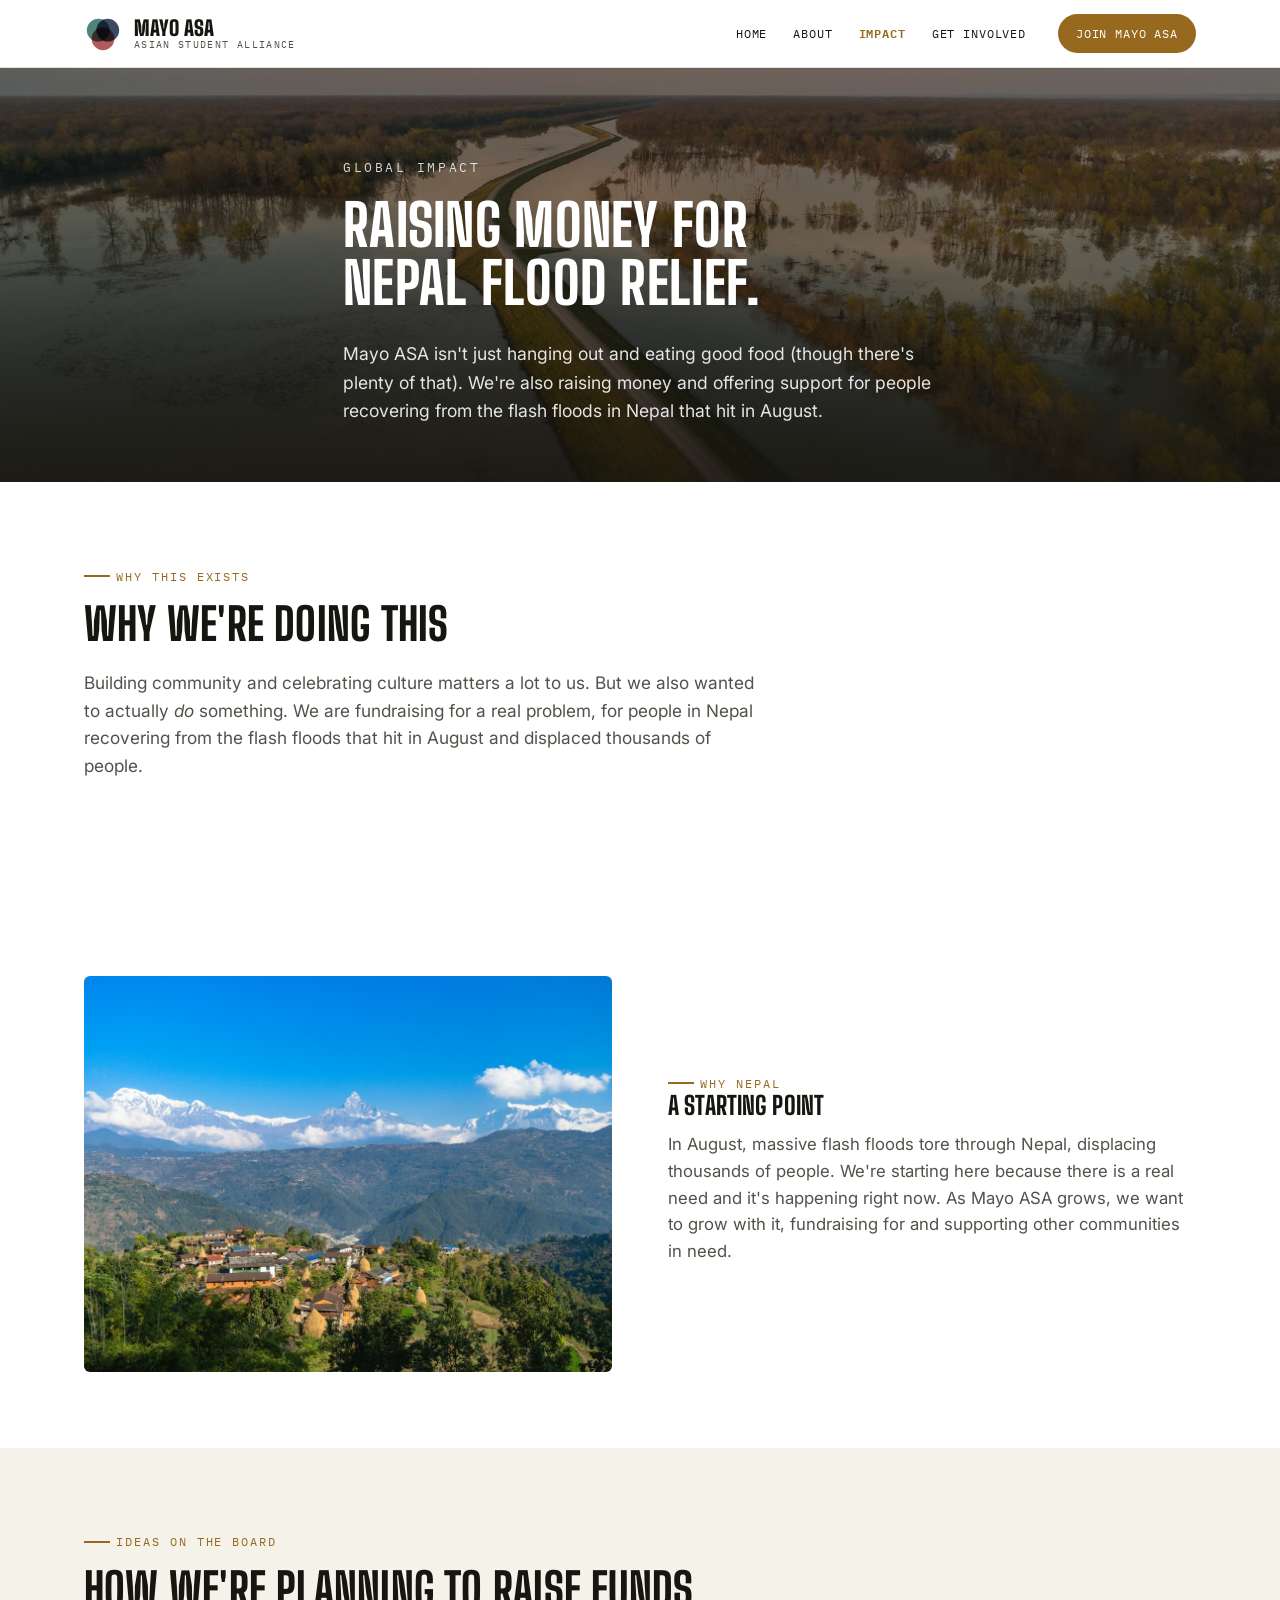
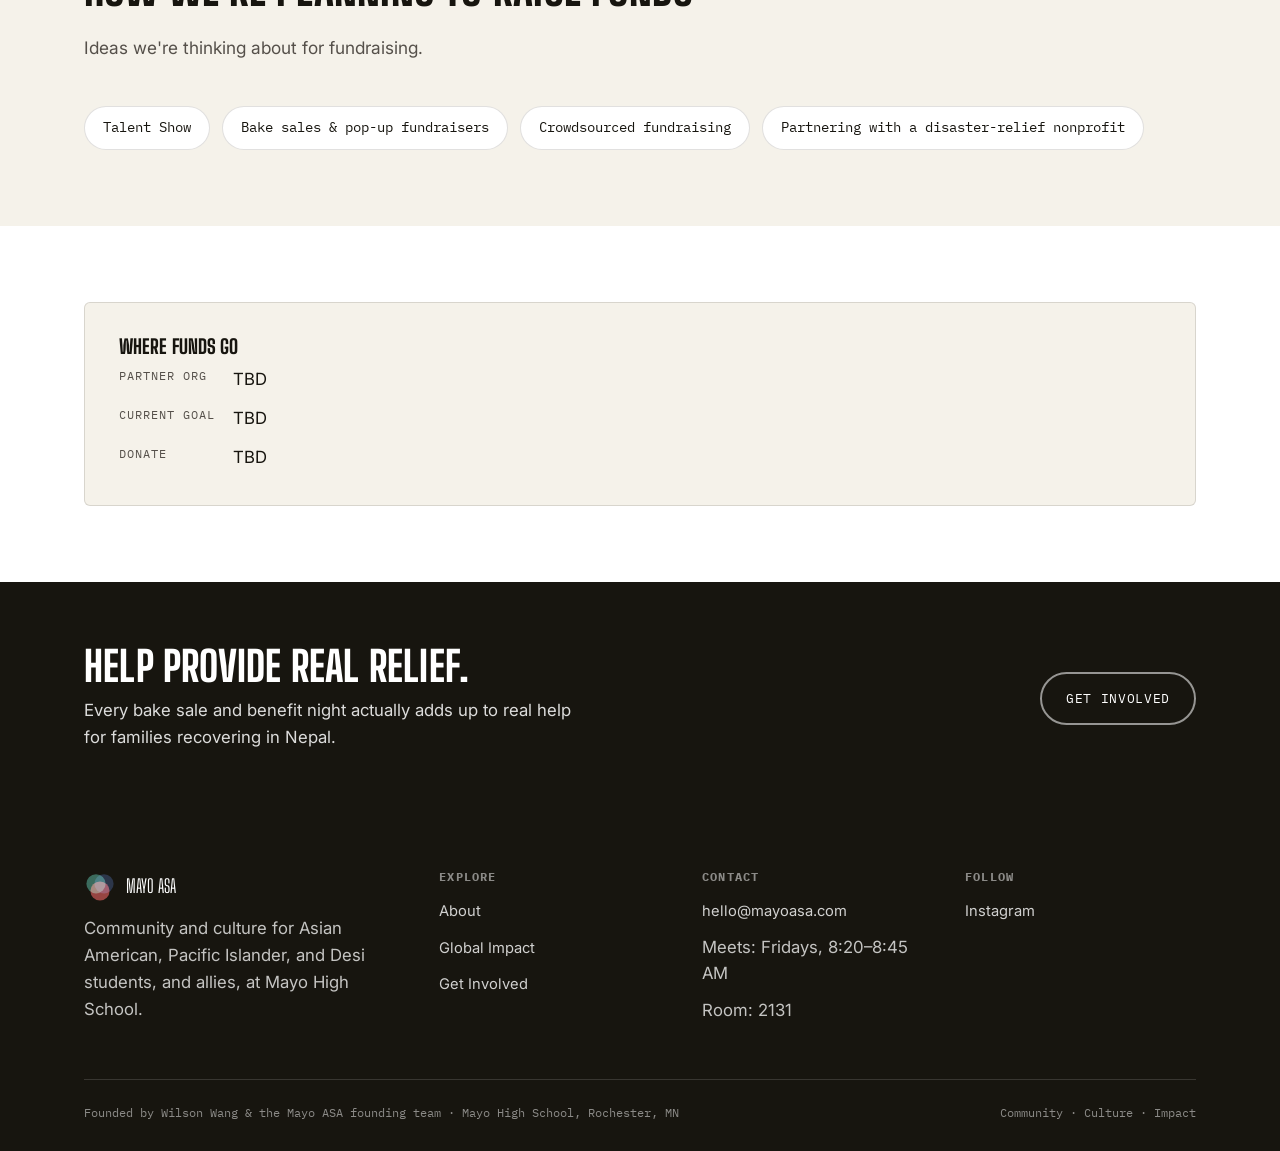
<file: impact.html>
<!DOCTYPE html>
<html lang="en">
<head>
<meta charset="UTF-8">
<meta name="viewport" content="width=device-width, initial-scale=1.0">
<link rel="icon" href="/favicon.ico" sizes="48x48">
<link rel="icon" type="image/svg+xml" href="images/favicon.svg">
<link rel="icon" type="image/png" sizes="48x48" href="images/favicon-48x48.png">
<link rel="icon" type="image/png" sizes="96x96" href="images/favicon-96x96.png">
<link rel="icon" type="image/png" sizes="144x144" href="images/favicon-144x144.png">
<link rel="icon" type="image/png" sizes="32x32" href="images/favicon-32x32.png">
<link rel="icon" type="image/png" sizes="16x16" href="images/favicon-16x16.png">
<link rel="apple-touch-icon" sizes="180x180" href="images/apple-touch-icon.png">
<title>Nepal Flood Relief — Mayo ASA</title>
<meta name="description" content="Mayo ASA's Global Impact initiative — fundraising for Nepal flood relief after the August 2026 flash floods.">
<link rel="canonical" href="https://www.mayoasa.com/impact.html">
<meta property="og:type" content="website">
<meta property="og:title" content="Nepal Flood Relief — Mayo ASA">
<meta property="og:description" content="Mayo ASA's Global Impact initiative — fundraising for Nepal flood relief after the August 2026 flash floods.">
<meta property="og:url" content="https://www.mayoasa.com/impact.html">
<meta property="og:image" content="https://www.mayoasa.com/images/hero-impact.jpg">
<meta name="twitter:card" content="summary_large_image">
<link rel="preconnect" href="https://fonts.googleapis.com">
<link rel="preconnect" href="https://fonts.gstatic.com" crossorigin>
<link href="https://fonts.googleapis.com/css2?family=Big+Shoulders+Display:wght@600;700;800;900&family=Inter:wght@400;500;600;700&family=IBM+Plex+Mono:wght@400;500;600&display=swap" rel="stylesheet">
<link rel="stylesheet" href="style.css">
</head>
<body>
<noscript><style>.reveal{opacity:1!important;transform:none!important}</style></noscript>

<header class="masthead">
  <div class="masthead-bar">
    <a class="brand" href="index.html">
      <svg class="brand-mark" viewBox="0 0 40 40" aria-hidden="true">
        <circle cx="15" cy="16" r="12" fill="#2f6f62" fill-opacity="0.85" style="mix-blend-mode:multiply"/>
        <circle cx="25" cy="16" r="12" fill="#1b2a4a" fill-opacity="0.85" style="mix-blend-mode:multiply"/>
        <circle cx="20" cy="25" r="12" fill="#a63d40" fill-opacity="0.85" style="mix-blend-mode:multiply"/>
      </svg>
      <span class="brand-text">
        <span class="brand-name">Mayo ASA</span>
        <span class="brand-sub">Asian Student Alliance</span>
      </span>
    </a>
    <div class="nav-row">
      <nav class="site-nav" aria-label="Primary">
        <ul>
          <li><a href="index.html">Home</a></li>
          <li><a href="about.html">About</a></li>
          <li><a href="impact.html" aria-current="page">Impact</a></li>
          <li><a href="get-involved.html">Get Involved</a></li>
        </ul>
      </nav>
      <a class="btn-cta" href="get-involved.html">Join Mayo ASA</a>
      <button class="nav-toggle" aria-label="Toggle navigation" aria-expanded="false">
        <span></span>
      </button>
    </div>
  </div>
</header>

<main>

  <section class="page-hero">
    <div class="photo-frame hero-photo">
      <img src="images/hero-impact.jpg" alt="Flooded road after monsoon rain, evoking the Nepal flood relief effort">
    </div>
    <div class="wrap">
      <p class="hero-kicker">Global Impact</p>
      <h1>Raising money for Nepal flood relief.</h1>
      <p class="hero-lede">Mayo ASA isn't just hanging out and eating good food (though there's plenty of that). We're also raising money and offering support for people recovering from the flash floods in Nepal that hit in August.</p>
    </div>
  </section>

  <section class="section reveal">
    <div class="wrap">
      <div class="section-head">
        <span class="kicker">Why this exists</span>
        <h2>Why we're doing this</h2>
        <p>Building community and celebrating culture matters a lot to us. But we also wanted to actually <em style="font-style:italic;">do</em> something. We are fundraising for a real problem, for people in Nepal recovering from the flash floods that hit in August and displaced thousands of people.</p>
      </div>
    </div>
  </section>

  <section class="section reveal">
    <div class="wrap">
      <div class="feature">
      <div class="feature-media">
        <div class="photo-frame" style="aspect-ratio:4/3;">
          <img src="images/feature-why-nepal.jpg" loading="lazy" alt="A rural mountain village in Nepal">
        </div>
      </div>
      <div class="feature-body">
        <span class="kicker">Why Nepal</span>
        <h2>A starting point</h2>
        <p>In August, massive flash floods tore through Nepal, displacing thousands of people. We're starting here because there is a real need and it's happening right now. As Mayo ASA grows, we want to grow with it, fundraising for and supporting other communities in need.</p>
      </div>
      </div>
    </div>
  </section>

  <section class="section section--paper reveal">
    <div class="wrap">
      <div class="section-head">
        <span class="kicker">Ideas on the board</span>
        <h2>How we're planning to raise funds</h2>
        <p>Ideas we're thinking about for fundraising.</p>
      </div>
      <div class="tag-board">
        <span class="tag-pin">Talent Show</span>
        <span class="tag-pin">Bake sales &amp; pop-up fundraisers</span>
        <span class="tag-pin">Crowdsourced fundraising</span>
        <span class="tag-pin">Partnering with a disaster-relief nonprofit</span>
      </div>
    </div>
  </section>

  <section class="section reveal">
    <div class="wrap">
      <div class="contact-card">
        <h3 style="margin-bottom:10px;">Where funds go</h3>
        <dl>
          <dt>Partner org</dt>
          <dd>TBD</dd>
          <dt>Current goal</dt>
          <dd>TBD</dd>
          <dt>Donate</dt>
          <dd>TBD</dd>
        </dl>
      </div>
    </div>
  </section>

  <section class="cta-band cta-band--ink reveal">
    <div class="wrap">
      <div class="cta-band-inner">
      <div>
        <h2>Help provide real relief.</h2>
        <p>Every bake sale and benefit night actually adds up to real help for families recovering in Nepal.</p>
      </div>
      <div class="hero-actions" style="margin-top:0;">
        <a class="btn btn-ghost" href="get-involved.html">Get involved</a>
      </div>
      </div>
    </div>
  </section>

</main>

<footer class="site-footer">
  <div class="wrap">
    <div class="footer-top">
      <div>
        <div class="footer-brand-mark">
          <svg class="brand-mark" viewBox="0 0 40 40" aria-hidden="true">
            <circle cx="15" cy="16" r="12" fill="#2f6f62" fill-opacity="0.85" style="mix-blend-mode:screen"/>
            <circle cx="25" cy="16" r="12" fill="#1b2a4a" fill-opacity="0.85" style="mix-blend-mode:screen"/>
            <circle cx="20" cy="25" r="12" fill="#a63d40" fill-opacity="0.85" style="mix-blend-mode:screen"/>
          </svg>
          <span class="footer-brand">Mayo ASA</span>
        </div>
        <p>Community and culture for Asian American, Pacific Islander, and Desi students, and allies, at Mayo High School.</p>
      </div>
      <div class="footer-col">
        <h4>Explore</h4>
        <ul>
          <li><a href="about.html">About</a></li>
          <li><a href="impact.html">Global Impact</a></li>
          <li><a href="get-involved.html">Get Involved</a></li>
        </ul>
      </div>
      <div class="footer-col">
        <h4>Contact</h4>
        <ul>
          <li><a href="mailto:hello@mayoasa.com">hello@mayoasa.com</a></li>
          <li>Meets: Fridays, 8:20–8:45 AM</li>
          <li>Room: 2131</li>
        </ul>
      </div>
      <div class="footer-col">
        <h4>Follow</h4>
        <ul>
          <li><a href="https://www.instagram.com/asianstudentalliance00/" target="_blank" rel="noopener">Instagram</a></li>
        </ul>
      </div>
    </div>
    <div class="footer-bottom">
      <span>Founded by Wilson Wang &amp; the Mayo ASA founding team · Mayo High School, Rochester, MN</span>
      <span>Community · Culture · Impact</span>
    </div>
  </div>
</footer>

<script src="script.js"></script>
</body>
</html>
</file>
<file: style.css>
/* ==========================================================================
   Mayo ASA — stylesheet
   Design concept: bold, photo-led advocacy-org design (in the spirit of
   national civil-rights orgs) built around Mayo ASA's own identity system —
   three pillar colors (jade/navy/brick) plus one shared accent (gold).
   Photo sections use a "photo-slot" placeholder component until real
   photography is dropped in — see the photo-slot notes near each usage.
   ========================================================================== */

:root {
  --ink: #17150f;
  --ink-soft: #55504a;
  --white: #ffffff;
  --paper: #f5f2ea;
  --line: rgba(23, 21, 15, 0.13);

  --navy: #1b2a4a;      /* Education */
  --navy-dark: #101a30;
  --jade: #2f6f62;      /* Community */
  --jade-dark: #204b42;
  --brick: #a63d40;     /* Advocacy */
  --brick-dark: #7c2c2f;
  --gold: #c1892f;      /* shared accent / CTA color */
  --gold-dark: #96691f;

  --radius: 6px;
  --radius-sm: 3px;
  --shadow-card: 0 14px 32px -16px rgba(23, 21, 15, 0.35);
  --shadow-card-hover: 0 22px 40px -16px rgba(23, 21, 15, 0.45);

  --font-display: "Big Shoulders Display", "Arial Narrow", sans-serif;
  --font-body: "Inter", "Helvetica Neue", Arial, sans-serif;
  --font-mono: "IBM Plex Mono", "Courier New", monospace;
}

* { box-sizing: border-box; }
html { scroll-behavior: smooth; }
/* keep in-page jumps (like #founders) from landing under the sticky header */
section[id] { scroll-margin-top: 68px; }

@media (prefers-reduced-motion: reduce) {
  html { scroll-behavior: auto; }
  *, *::before, *::after {
    animation-duration: 0.001ms !important;
    animation-iteration-count: 1 !important;
    transition-duration: 0.001ms !important;
    scroll-behavior: auto !important;
  }
}

body {
  margin: 0;
  background: var(--white);
  color: var(--ink);
  font-family: var(--font-body);
  font-size: 1.05rem;
  line-height: 1.6;
  -webkit-font-smoothing: antialiased;
}

h1, h2, h3, h4 {
  font-family: var(--font-display);
  font-weight: 800;
  letter-spacing: 0.005em;
  line-height: 1.0;
  margin: 0 0 0.5em;
  text-transform: uppercase;
}

p { margin: 0 0 1em; }
a { color: var(--navy); }
a:focus-visible, button:focus-visible, .nav-toggle:focus-visible {
  outline: 3px solid var(--gold);
  outline-offset: 3px;
}

img, svg { max-width: 100%; display: block; }

.wrap {
  max-width: 1160px;
  margin: 0 auto;
  padding: 0 24px;
}

/* -------------------------------- eyebrow / kicker labels ---------------- */
.kicker {
  display: inline-flex;
  align-items: center;
  gap: 0.5em;
  font-family: var(--font-mono);
  font-size: 0.76rem;
  letter-spacing: 0.16em;
  text-transform: uppercase;
  color: var(--gold-dark);
}
.kicker::before {
  content: "";
  width: 26px;
  height: 2px;
  background: var(--gold-dark);
  display: inline-block;
}
.kicker--light { color: var(--gold); }
.kicker--light::before { background: var(--gold); }

.tag {
  display: inline-flex;
  align-items: center;
  gap: 0.4em;
  font-family: var(--font-mono);
  font-size: 0.72rem;
  letter-spacing: 0.1em;
  text-transform: uppercase;
  padding: 0.35em 0.85em;
  border-radius: 999px;
  border: 1.5px solid currentColor;
}
.tag--community { color: var(--jade-dark); }
.tag--education { color: var(--navy); }
.tag--advocacy { color: var(--brick-dark); }
.tag--gold { color: var(--gold-dark); }
.tag--global { color: var(--gold-dark); }

/* ------------------------------------ masthead / nav --------------------- */
.masthead {
  background: var(--white);
  border-bottom: 1px solid var(--line);
  position: sticky;
  top: 0;
  z-index: 50;
  transition: box-shadow 0.2s ease;
}
.masthead.is-scrolled { box-shadow: 0 6px 18px -12px rgba(23,21,15,0.35); }
.masthead-bar {
  display: flex;
  align-items: center;
  justify-content: space-between;
  padding: 14px 24px;
  max-width: 1160px;
  margin: 0 auto;
  gap: 16px;
}
.brand {
  display: flex;
  align-items: center;
  gap: 12px;
  text-decoration: none;
  color: var(--ink);
}
.brand-mark { width: 38px; height: 38px; flex: none; }
.brand-text { line-height: 1; }
.brand-name {
  font-family: var(--font-display);
  font-weight: 900;
  font-size: 1.3rem;
  letter-spacing: 0.01em;
  text-transform: uppercase;
}
.brand-sub {
  display: block;
  font-family: var(--font-mono);
  font-size: 0.6rem;
  letter-spacing: 0.14em;
  text-transform: uppercase;
  color: var(--ink-soft);
  margin-top: 2px;
}

.nav-toggle {
  display: none;
  background: none;
  border: 2px solid var(--ink);
  border-radius: 4px;
  padding: 8px 10px;
  cursor: pointer;
}
.nav-toggle span,
.nav-toggle span::before,
.nav-toggle span::after {
  display: block;
  width: 20px;
  height: 2px;
  background: var(--ink);
  position: relative;
  transition: transform 0.28s cubic-bezier(0.16, 1, 0.3, 1), background-color 0.2s ease, opacity 0.2s ease;
}
.nav-toggle span::before,
.nav-toggle span::after { content: ""; position: absolute; }
.nav-toggle span::before { top: -6px; }
.nav-toggle span::after { top: 6px; }

/* morph the hamburger into an X while the menu is open */
.nav-toggle[aria-expanded="true"] span { background: transparent; }
.nav-toggle[aria-expanded="true"] span::before { top: 0; transform: rotate(45deg); }
.nav-toggle[aria-expanded="true"] span::after { top: 0; transform: rotate(-45deg); }

.nav-row { display: flex; align-items: center; gap: 20px; }
.site-nav ul {
  list-style: none;
  display: flex;
  gap: 2px;
  margin: 0;
  padding: 0;
}
.site-nav a {
  display: inline-block;
  font-family: var(--font-mono);
  font-size: 0.76rem;
  letter-spacing: 0.07em;
  text-transform: uppercase;
  text-decoration: none;
  color: var(--ink);
  padding: 9px 12px;
  border-radius: 3px;
}
.site-nav a:hover { background: var(--paper); }
.site-nav a[aria-current="page"] { color: var(--gold-dark); font-weight: 600; }

.btn-cta {
  display: inline-flex;
  align-items: center;
  font-family: var(--font-mono);
  font-size: 0.76rem;
  letter-spacing: 0.07em;
  text-transform: uppercase;
  text-decoration: none;
  color: var(--white);
  background: var(--gold-dark);
  padding: 10px 18px;
  border-radius: 999px;
  white-space: nowrap;
  transition: background 0.15s ease, transform 0.15s ease;
}
.btn-cta:hover { background: var(--ink); transform: translateY(-1px); }

/* --------------------------------------- buttons -------------------------- */
.btn {
  display: inline-flex;
  align-items: center;
  gap: 0.5em;
  font-family: var(--font-mono);
  font-size: 0.82rem;
  letter-spacing: 0.05em;
  text-transform: uppercase;
  text-decoration: none;
  padding: 14px 24px;
  border-radius: 999px;
  border: 2px solid transparent;
  transition: transform 0.15s ease, box-shadow 0.15s ease, background 0.15s ease;
}
.btn-primary { background: var(--gold-dark); color: var(--white); }
.btn-primary:hover { background: var(--gold); transform: translateY(-2px); box-shadow: var(--shadow-card); }
.btn-ghost { background: transparent; color: var(--white); border-color: rgba(255,255,255,0.55); }
.btn-ghost:hover { background: rgba(255,255,255,0.12); }
.btn-ghost--dark { color: var(--ink); border-color: var(--ink); }
.btn-ghost--dark:hover { background: var(--paper); }

/* --------------------------------------- photo-slot placeholder ----------- */
/* Stand-in for real photography. Swap by replacing this element with an
   <img src="images/your-photo.jpg" alt="..."> of the same aspect ratio. */
.photo-slot {
  position: relative;
  overflow: hidden;
  border-radius: var(--radius);
  background: linear-gradient(135deg, var(--slot-a, var(--navy)) 0%, var(--slot-b, var(--navy-dark)) 100%);
  isolation: isolate;
}
.photo-slot::before {
  content: "";
  position: absolute;
  inset: 0;
  background-image: radial-gradient(rgba(255,255,255,0.16) 1px, transparent 1px);
  background-size: 15px 15px;
  mix-blend-mode: overlay;
  opacity: 0.65;
}
.photo-slot-cap {
  position: absolute;
  top: 14px;
  left: 14px;
  max-width: calc(100% - 28px);
  display: inline-flex;
  align-items: center;
  gap: 8px;
  background: rgba(15, 14, 10, 0.4);
  padding: 7px 14px 7px 10px;
  border-radius: 999px;
  color: rgba(255,255,255,0.92);
}
.photo-slot-cap svg { width: 16px; height: 16px; flex: none; opacity: 0.9; }
.photo-slot-cap span {
  font-family: var(--font-mono);
  font-size: 0.66rem;
  letter-spacing: 0.06em;
  text-transform: uppercase;
  white-space: nowrap;
  overflow: hidden;
  text-overflow: ellipsis;
  min-width: 0;
}

/* real photo container — replaces .photo-slot once an image is available */
.photo-frame {
  position: relative;
  overflow: hidden;
  border-radius: var(--radius);
  background: var(--ink);
}
/* full-bleed hero variant spans edge-to-edge, so no rounded corners
   (otherwise the page background shows through at the corners) */
.photo-frame.hero-photo { border-radius: 0; }
.photo-frame img {
  width: 100%;
  height: 100%;
  object-fit: cover;
  display: block;
}

/* masonry via columns so each photo keeps its own shape (no cropping) */
.gallery { columns: 3; column-gap: 16px; }
.gallery figure { margin: 0 0 16px; break-inside: avoid; }
.gallery img {
  display: block;
  width: 100%;
  height: auto;
  border-radius: var(--radius);
  background: var(--paper);
}

/* full-bleed hero variant: adds a scrim so headline text stays legible even
   once a real photo is dropped in */
.hero-photo {
  position: absolute;
  inset: 0;
  z-index: -1;
}
.hero-photo::after {
  content: "";
  position: absolute;
  inset: 0;
  background: linear-gradient(180deg, rgba(23,21,15,0.35) 0%, rgba(23,21,15,0.55) 55%, rgba(23,21,15,0.86) 100%);
}

/* circular avatar-slot for founders */
.avatar-slot {
  width: 88px;
  height: 88px;
  border-radius: 50%;
  flex: none;
  display: flex;
  align-items: center;
  justify-content: center;
  font-family: var(--font-display);
  font-size: 1.5rem;
  color: var(--white);
  background: linear-gradient(135deg, var(--slot-a, var(--navy)), var(--slot-b, var(--navy-dark)));
  box-shadow: inset 0 0 0 3px rgba(255,255,255,0.18);
}

/* real-photo version of .avatar-slot */
.avatar-frame {
  width: 88px;
  height: 88px;
  border-radius: 50%;
  flex: none;
  overflow: hidden;
}
.avatar-frame img {
  width: 100%;
  height: 100%;
  object-fit: cover;
  display: block;
}

/* --------------------------------------- hero (home) ----------------------- */
.hero {
  position: relative;
  min-height: 82vh;
  display: flex;
  align-items: flex-end;
  padding: 64px 0 56px;
  color: var(--white);
}
.hero-kicker {
  font-family: var(--font-mono);
  font-size: 0.8rem;
  letter-spacing: 0.2em;
  text-transform: uppercase;
  color: rgba(255,255,255,0.82);
  margin-bottom: 18px;
}
.hero h1 {
  font-size: clamp(2.8rem, 7vw, 5.4rem);
  max-width: 17ch;
  margin-bottom: 0.28em;
}
.hero h1 em {
  font-style: normal;
  color: var(--gold);
}
.hero-lede {
  font-size: 1.2rem;
  max-width: 54ch;
  color: rgba(255,255,255,0.88);
}
.hero-actions {
  display: flex;
  flex-wrap: wrap;
  gap: 14px;
  margin-top: 28px;
}

/* inner page hero */
.page-hero {
  position: relative;
  min-height: 46vh;
  display: flex;
  align-items: flex-end;
  padding: 48px 0 40px;
  color: var(--white);
}
.page-hero h1 { font-size: clamp(2.2rem, 5.5vw, 3.6rem); max-width: 20ch; }
.page-hero .hero-lede { font-size: 1.1rem; }

/* --------------------------------------- stat bar --------------------------- */
.stat-bar {
  background: var(--ink);
  color: var(--white);
}
.stat-grid {
  display: grid;
  grid-template-columns: repeat(auto-fit, minmax(180px, 1fr));
  gap: 32px;
  padding: 40px 0;
}
.stat-num {
  font-family: var(--font-display);
  font-size: clamp(2.4rem, 5vw, 3.4rem);
  color: var(--gold);
  line-height: 1;
  margin-bottom: 0.2em;
}
.stat-label {
  font-family: var(--font-mono);
  font-size: 0.78rem;
  letter-spacing: 0.08em;
  text-transform: uppercase;
  color: rgba(255,255,255,0.75);
}

/* --------------------------------------- section shell --------------------- */
.section { padding: 76px 0; }
.section--paper { background: var(--paper); }
.section--ink { background: var(--ink); color: var(--white); }
.section--ink .section-head p { color: rgba(255,255,255,0.72); }
.section--ink a { color: var(--gold); }
.section-head { max-width: 62ch; margin-bottom: 44px; }
.section-head h2 { font-size: clamp(1.9rem, 3.6vw, 2.8rem); margin-top: 0.35em; }
.section-head p { color: var(--ink-soft); font-size: 1.08rem; }
.section-head--center { margin-left: auto; margin-right: auto; text-align: center; }

/* --------------------------------------- feature block (photo + text) ------ */
.feature {
  display: grid;
  grid-template-columns: 1fr 1fr;
  gap: 56px;
  align-items: center;
}
.feature + .feature { margin-top: 76px; }
.feature-media .photo-slot { aspect-ratio: 4 / 3; }
.feature--reverse .feature-media { order: 2; }
.feature-body h3 { font-size: clamp(1.5rem, 2.6vw, 2.1rem); margin-top: 0.3em; }
.feature-body p { color: var(--ink-soft); max-width: 52ch; }
.feature-body .tag { margin-bottom: 14px; }

/* --------------------------------------- pinned cards ---------------------- */
.card-grid {
  display: grid;
  grid-template-columns: repeat(auto-fit, minmax(270px, 1fr));
  gap: 28px;
}
.pillar-card {
  background: var(--white);
  border: 1px solid var(--line);
  border-top: 5px solid var(--stripe, var(--gold));
  border-radius: var(--radius);
  padding: 30px 26px 26px;
  box-shadow: var(--shadow-card);
  transition: transform 0.2s ease, box-shadow 0.2s ease;
}
.pillar-card:hover { transform: translateY(-4px); box-shadow: var(--shadow-card-hover); }
.pillar-card--community { --stripe: var(--jade); }
.pillar-card--education { --stripe: var(--navy); }
.pillar-card--advocacy { --stripe: var(--brick); }
.pillar-card--global { --stripe: var(--gold); }
.pillar-card h3 { font-size: 1.35rem; margin-bottom: 0.5em; }
.pillar-card p { color: var(--ink-soft); font-size: 0.98rem; margin-bottom: 0.9em; }
.pillar-card .tag { margin-bottom: 14px; }
.pillar-card a { font-family: var(--font-mono); font-size: 0.82rem; text-decoration: none; font-weight: 600; }

/* --------------------------------------- CTA band --------------------------- */
.cta-band {
  background: var(--gold-dark);
  color: var(--white);
  padding: 64px 0;
}
.cta-band.cta-band--ink { background: var(--ink); }
.cta-band-inner {
  display: flex;
  flex-wrap: wrap;
  align-items: center;
  justify-content: space-between;
  gap: 28px;
}
.cta-band h2 { margin: 0; font-size: clamp(1.8rem, 3.6vw, 2.6rem); max-width: 20ch; }
.cta-band p { color: rgba(255,255,255,0.85); margin: 10px 0 0; max-width: 46ch; }

/* --------------------------------------- pull quote ------------------------ */
.quote-section { padding: 64px 0; }
.pull-quote {
  position: relative;
  max-width: 68ch;
  margin: 0 auto;
  padding: 10px 0 10px 46px;
}
.pull-quote::before {
  content: "\201C";
  position: absolute;
  left: -10px;
  top: -34px;
  font-family: var(--font-display);
  font-weight: 900;
  font-size: 5.8rem;
  color: var(--gold);
  opacity: 0.55;
  line-height: 1;
}
.pull-quote p {
  font-size: 1.3rem;
  font-style: italic;
  color: var(--ink);
  line-height: 1.5;
  margin-bottom: 0;
}
.pull-quote-cite {
  display: block;
  margin-top: 18px;
  font-family: var(--font-mono);
  font-size: 0.76rem;
  letter-spacing: 0.08em;
  text-transform: uppercase;
  color: var(--ink-soft);
  font-style: normal;
}

/* --------------------------------------- founder cards --------------------- */
.founders-grid {
  display: grid;
  grid-template-columns: repeat(2, 1fr);
  align-items: start;
  gap: 28px;
}
@media (max-width: 640px) {
  .founders-grid { grid-template-columns: 1fr; }
  .stat-grid { grid-template-columns: 1fr; }
}
.founder-card {
  display: flex;
  gap: 20px;
  align-items: flex-start;
  background: var(--white);
  border: 1px solid var(--line);
  padding: 26px;
  border-radius: var(--radius);
  box-shadow: var(--shadow-card);
}
.founder-name { font-family: var(--font-display); font-size: 1.2rem; text-transform: uppercase; margin-bottom: 2px; }
.founder-role {
  font-family: var(--font-mono);
  font-size: 0.72rem;
  letter-spacing: 0.1em;
  text-transform: uppercase;
  color: var(--ink-soft);
  display: block;
  margin-bottom: 8px;
}
.founder-card p { font-size: 0.96rem; color: var(--ink-soft); margin: 0; }

/* --------------------------------------- callout / pull-note --------------- */
.callout {
  border-left: 6px solid var(--brick);
  background: var(--paper);
  padding: 30px 34px;
  border-radius: var(--radius-sm);
}
.callout p { font-size: 1.1rem; margin-bottom: 0.8em; }
.callout p:last-child { margin-bottom: 0; }
.callout strong { color: var(--brick-dark); }

/* --------------------------------------- list styles ------------------------ */
.check-list { list-style: none; margin: 0; padding: 0; display: grid; gap: 14px; }
.check-list li {
  padding-left: 1.7em;
  position: relative;
  color: var(--ink-soft);
}
.check-list li::before {
  content: "";
  position: absolute;
  left: 0;
  top: 0.55em;
  width: 10px;
  height: 10px;
  border-radius: 2px;
  background: var(--stripe, var(--gold));
}

/* --------------------------------------- topic tag cloud -------------------- */
.tag-board {
  display: flex;
  flex-wrap: wrap;
  gap: 12px;
}
.tag-pin {
  font-family: var(--font-mono);
  font-size: 0.85rem;
  padding: 10px 18px;
  background: var(--white);
  border: 1.5px solid var(--line);
  border-radius: 999px;
  color: var(--ink);
}

/* --------------------------------------- partner strip --------------------- */
.partner-grid {
  display: grid;
  grid-template-columns: repeat(auto-fit, minmax(220px, 1fr));
  gap: 20px;
}
.partner-card {
  border: 1px solid rgba(255,255,255,0.18);
  padding: 22px;
  border-radius: var(--radius);
}
.partner-card h3 { font-size: 1.05rem; margin-bottom: 6px; }
.partner-card p { color: rgba(255,255,255,0.72); font-size: 0.92rem; margin: 0; }

/* --------------------------------------- FAQ ------------------------------- */
.faq-item { border-bottom: 1px solid var(--line); padding: 20px 0; }
.faq-item summary {
  cursor: pointer;
  font-family: var(--font-display);
  font-size: 1.15rem;
  text-transform: uppercase;
  list-style: none;
}
.faq-item summary::-webkit-details-marker { display: none; }
.faq-item summary::before { content: "+ "; color: var(--gold-dark); }
.faq-item[open] summary::before { content: "\2212 "; }
.faq-item p { margin-top: 10px; color: var(--ink-soft); }

/* --------------------------------------- contact card ---------------------- */
.contact-card {
  background: var(--paper);
  border: 1px solid var(--line);
  padding: 34px;
  border-radius: var(--radius);
}
.contact-card dl { display: grid; grid-template-columns: auto 1fr; gap: 12px 18px; margin: 0; }
.contact-card dt {
  font-family: var(--font-mono);
  font-size: 0.75rem;
  letter-spacing: 0.08em;
  text-transform: uppercase;
  color: var(--ink-soft);
}
.contact-card dd { margin: 0; }
.editnote {
  font-family: var(--font-mono);
  font-size: 0.72rem;
  color: var(--gold-dark);
  border: 1px dashed var(--gold-dark);
  padding: 3px 8px;
  border-radius: 3px;
  margin-left: 6px;
  white-space: nowrap;
}

/* --------------------------------------- sign-up form ----------------------- */
.signup-form {
  background: var(--white);
  border: 1px solid var(--line);
  padding: 34px;
  border-radius: var(--radius);
  box-shadow: var(--shadow-card);
  max-width: 560px;
}
.form-row { margin-bottom: 20px; }
.form-row:last-of-type { margin-bottom: 0; }
.form-row-split { display: grid; grid-template-columns: 1fr 1fr; gap: 16px; }
.form-label {
  display: block;
  font-family: var(--font-mono);
  font-size: 0.75rem;
  letter-spacing: 0.08em;
  text-transform: uppercase;
  color: var(--ink-soft);
  margin-bottom: 8px;
}
.form-input, .form-select, .form-textarea {
  display: block;
  width: 100%;
  font-family: var(--font-body);
  font-size: 1rem;
  color: var(--ink);
  background: var(--paper);
  border: 1.5px solid var(--line);
  border-radius: var(--radius-sm);
  padding: 12px 14px;
}
.form-textarea { resize: vertical; min-height: 90px; }
.form-input:focus, .form-select:focus, .form-textarea:focus {
  outline: none;
  border-color: var(--gold-dark);
  box-shadow: 0 0 0 3px rgba(193, 137, 47, 0.18);
}
.form-hint { font-size: 0.85rem; color: var(--ink-soft); margin-top: 6px; }
.form-submit {
  font-family: var(--font-mono);
  font-size: 0.82rem;
  letter-spacing: 0.05em;
  text-transform: uppercase;
  color: var(--white);
  background: var(--gold-dark);
  border: none;
  border-radius: 999px;
  padding: 14px 28px;
  cursor: pointer;
  transition: background 0.15s ease, transform 0.15s ease;
}
.form-submit:hover { background: var(--gold); transform: translateY(-2px); }
.form-submit:disabled { opacity: 0.6; cursor: default; transform: none; }
.form-status {
  margin-top: 16px;
  font-size: 0.92rem;
  padding: 12px 14px;
  border-radius: var(--radius-sm);
  display: none;
}
.form-status.is-success { display: block; background: rgba(47, 111, 98, 0.12); color: var(--jade-dark); }
.form-status.is-error { display: block; background: rgba(166, 61, 64, 0.12); color: var(--brick-dark); }
.form-honeypot { position: absolute; left: -9999px; width: 1px; height: 1px; overflow: hidden; }

@media (max-width: 560px) {
  .form-row-split { grid-template-columns: 1fr; }
}

/* --------------------------------------- footer ---------------------------- */
.site-footer {
  background: var(--ink);
  color: rgba(255,255,255,0.75);
  padding: 56px 0 28px;
}
.footer-top {
  display: grid;
  grid-template-columns: 1.4fr 1fr 1fr 1fr;
  gap: 32px;
  padding-bottom: 40px;
  border-bottom: 1px solid rgba(255,255,255,0.14);
  margin-bottom: 24px;
}
.footer-brand-mark { display: flex; align-items: center; gap: 10px; margin-bottom: 12px; }
.footer-brand-mark .brand-mark { width: 32px; height: 32px; }
.footer-brand { font-family: var(--font-display); text-transform: uppercase; color: var(--white); font-size: 1.15rem; }
.footer-col h4 {
  font-family: var(--font-mono);
  font-size: 0.72rem;
  letter-spacing: 0.1em;
  text-transform: uppercase;
  color: rgba(255,255,255,0.5);
  margin-bottom: 14px;
}
.footer-col p { font-size: 0.92rem; color: rgba(255,255,255,0.68); max-width: 32ch; }
.footer-col ul { list-style: none; margin: 0; padding: 0; display: grid; gap: 10px; }
.footer-col a { color: rgba(255,255,255,0.8); text-decoration: none; font-size: 0.92rem; }
.footer-col a:hover { color: var(--gold); }
.footer-bottom {
  display: flex;
  flex-wrap: wrap;
  justify-content: space-between;
  gap: 12px;
  font-family: var(--font-mono);
  font-size: 0.74rem;
  color: rgba(255,255,255,0.5);
}

/* --------------------------------------- reveal-on-scroll ------------------ */
.reveal { opacity: 0; transform: translateY(18px); transition: opacity 0.6s ease, transform 0.6s ease; }
.reveal.is-visible { opacity: 1; transform: translateY(0); }

/* --------------------------------------- responsive ------------------------ */
@media (max-width: 900px) {
  .feature { grid-template-columns: 1fr; gap: 28px; }
  .feature--reverse .feature-media { order: 0; }
  .footer-top { grid-template-columns: 1fr 1fr; }
}

@media (max-width: 760px) {
  .nav-toggle { display: inline-flex; flex-direction: column; gap: 5px; align-items: center; justify-content: center; }
  .nav-row { gap: 12px; }
  .gallery { columns: 2; column-gap: 12px; }
  .gallery figure { margin-bottom: 12px; }
  .site-nav {
    position: absolute;
    top: 100%;
    left: 0;
    right: 0;
    background: var(--white);
    border-bottom: 1px solid var(--line);
    box-shadow: 0 12px 20px -14px rgba(23,21,15,0.3);
    display: grid;
    grid-template-rows: 0fr;
    opacity: 0;
    pointer-events: none;
    transition: grid-template-rows 0.32s cubic-bezier(0.16, 1, 0.3, 1), opacity 0.22s ease;
  }
  .site-nav.is-open {
    grid-template-rows: 1fr;
    opacity: 1;
    pointer-events: auto;
  }
  .site-nav ul { flex-direction: column; padding: 8px 24px 16px; overflow: hidden; min-height: 0; }
  .site-nav a { display: block; padding: 12px 4px; }
  .hero { min-height: 74vh; }
  .cta-band-inner { flex-direction: column; align-items: flex-start; }
  .footer-top { grid-template-columns: 1fr; }
}

@media (max-width: 480px) {
  /* the primary CTA is already in the hero one scroll away — drop the
     header's duplicate so the wordmark has room to breathe */
  .btn-cta { display: none; }
  .masthead-bar { padding: 12px 16px; }
  .nav-row { gap: 8px; }
}
</file>
